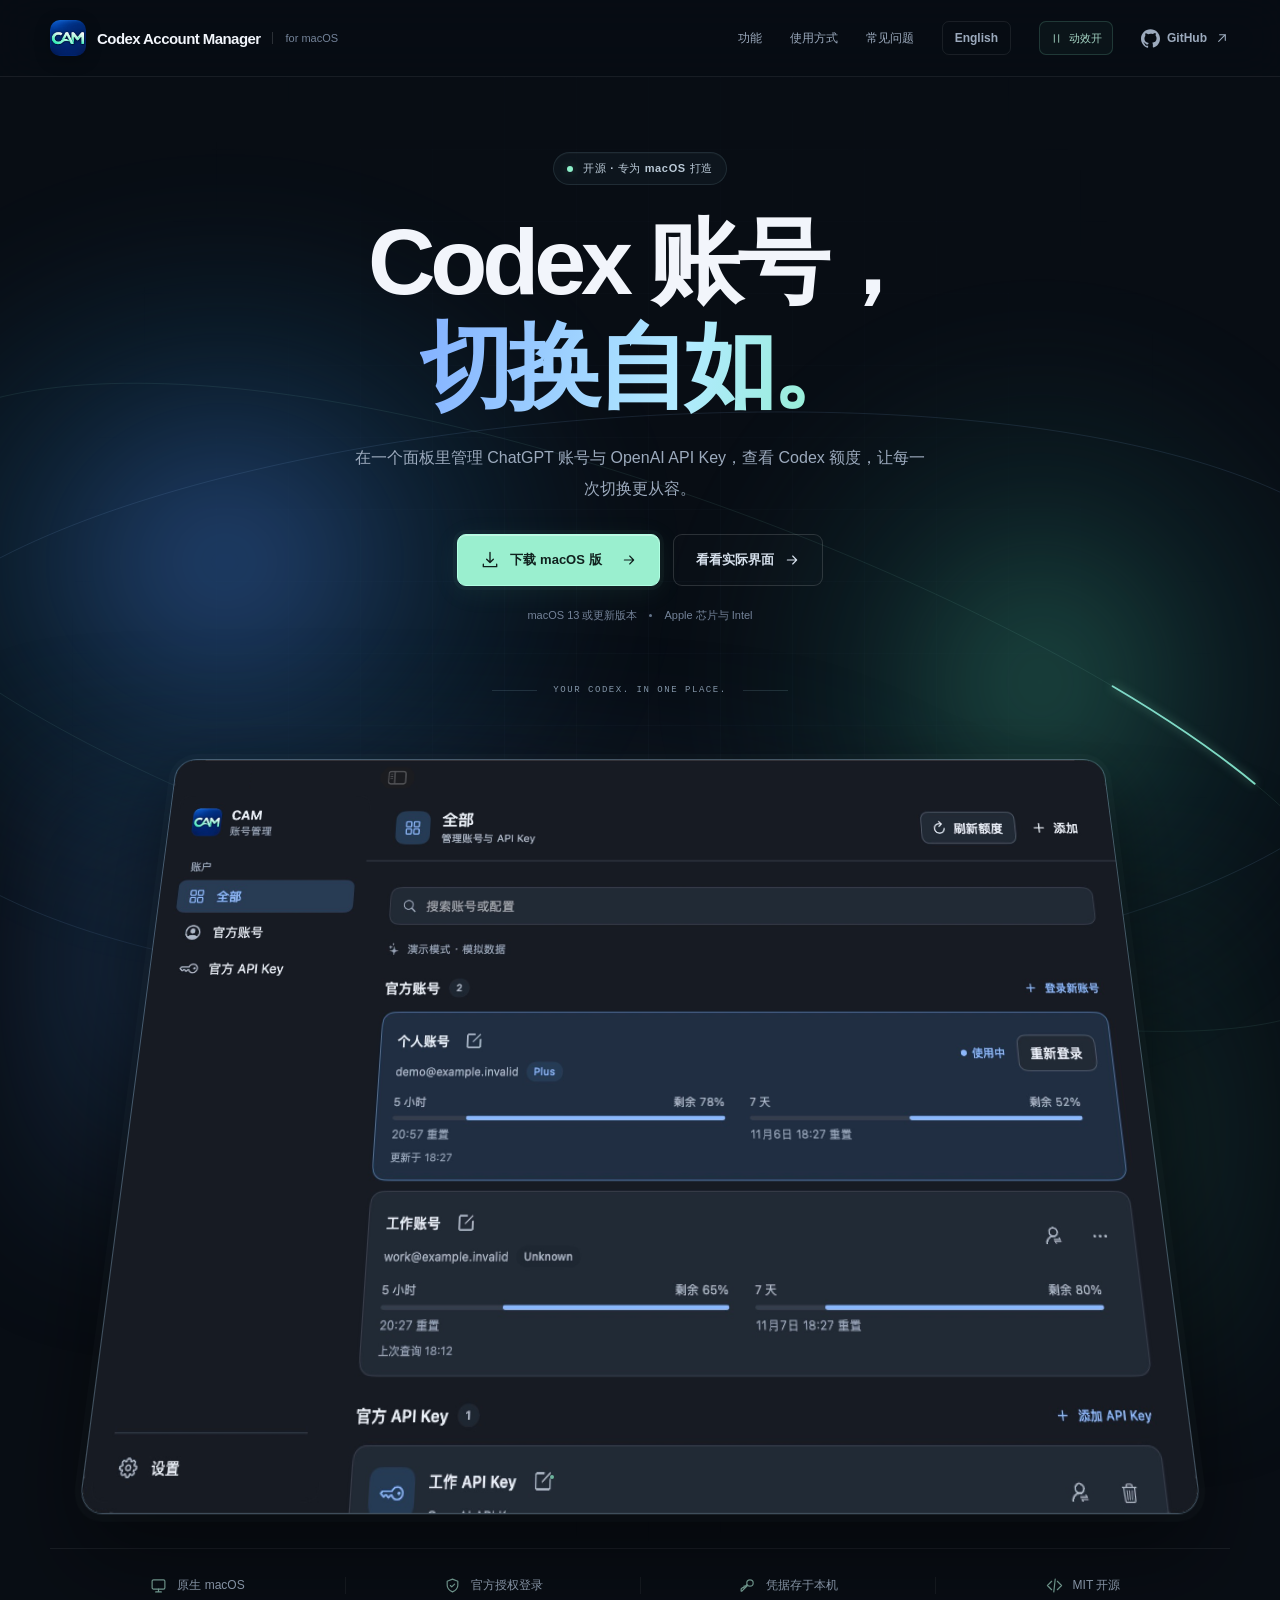
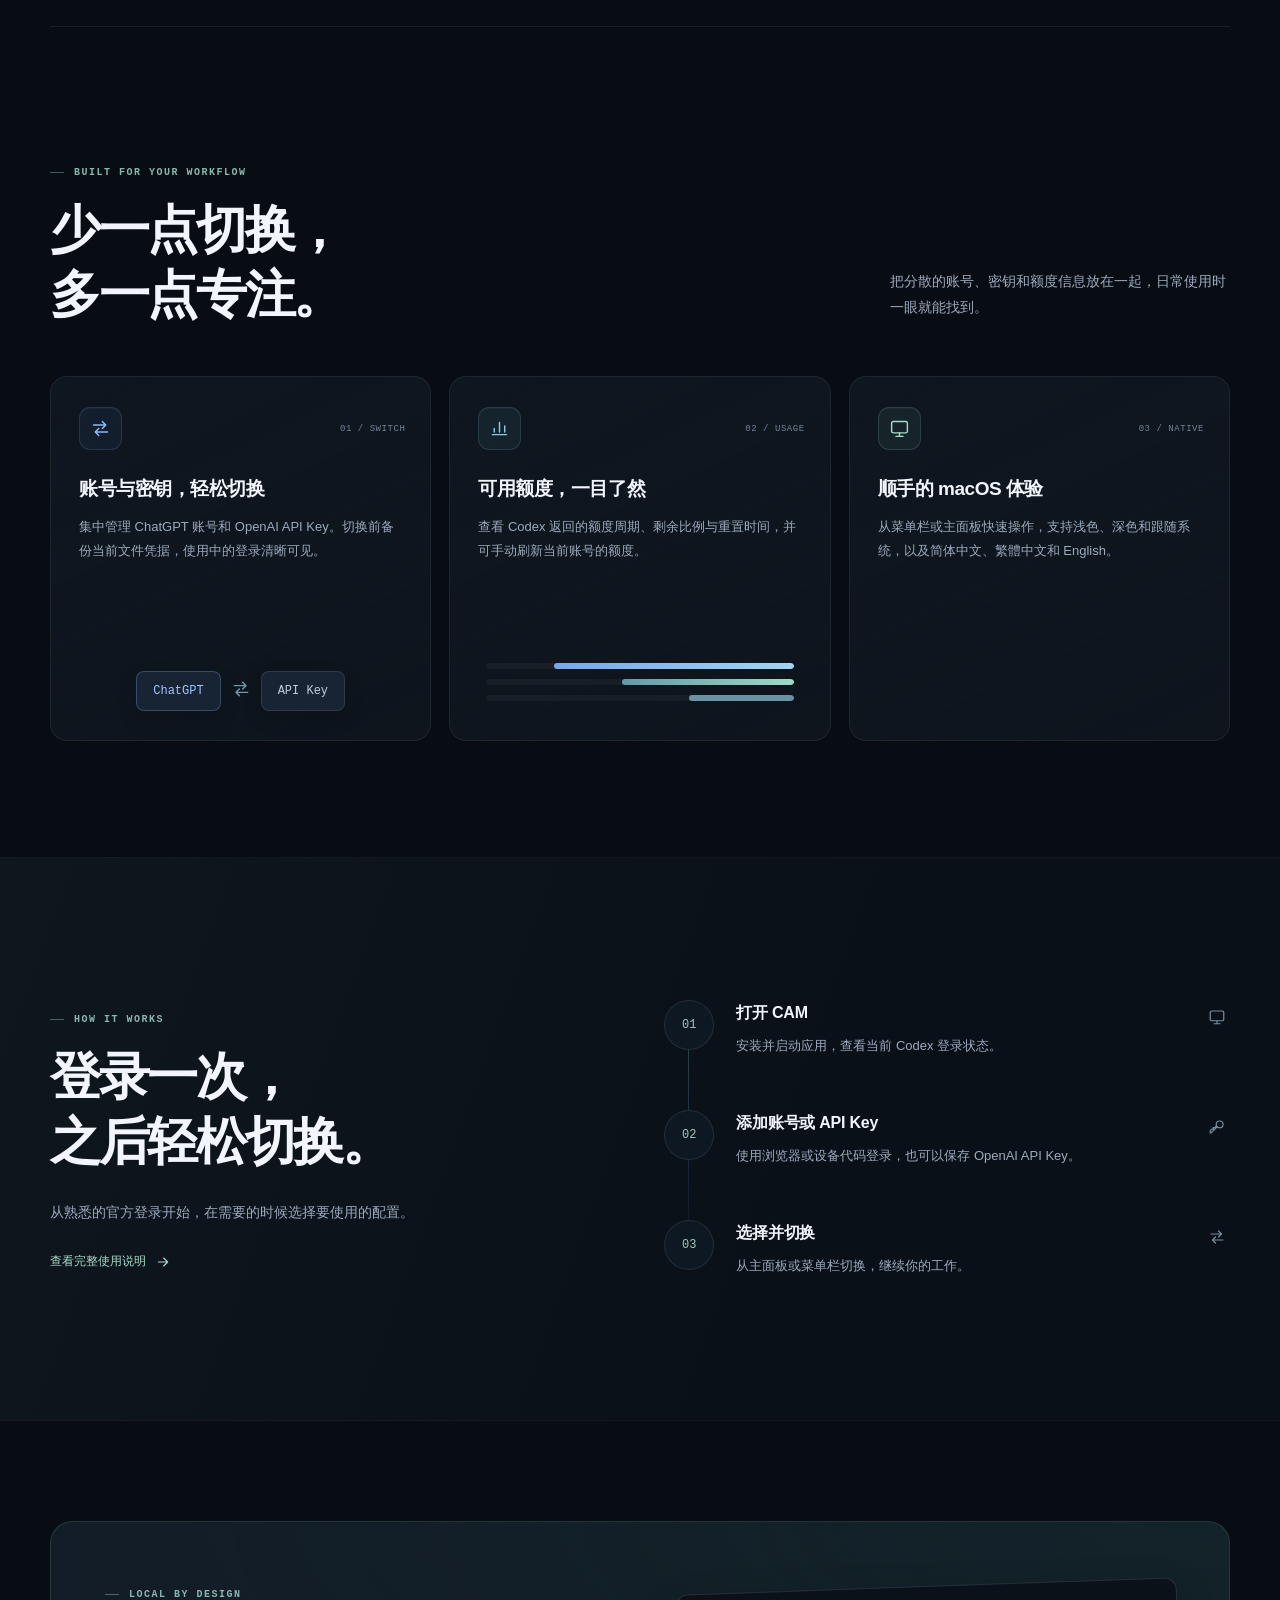
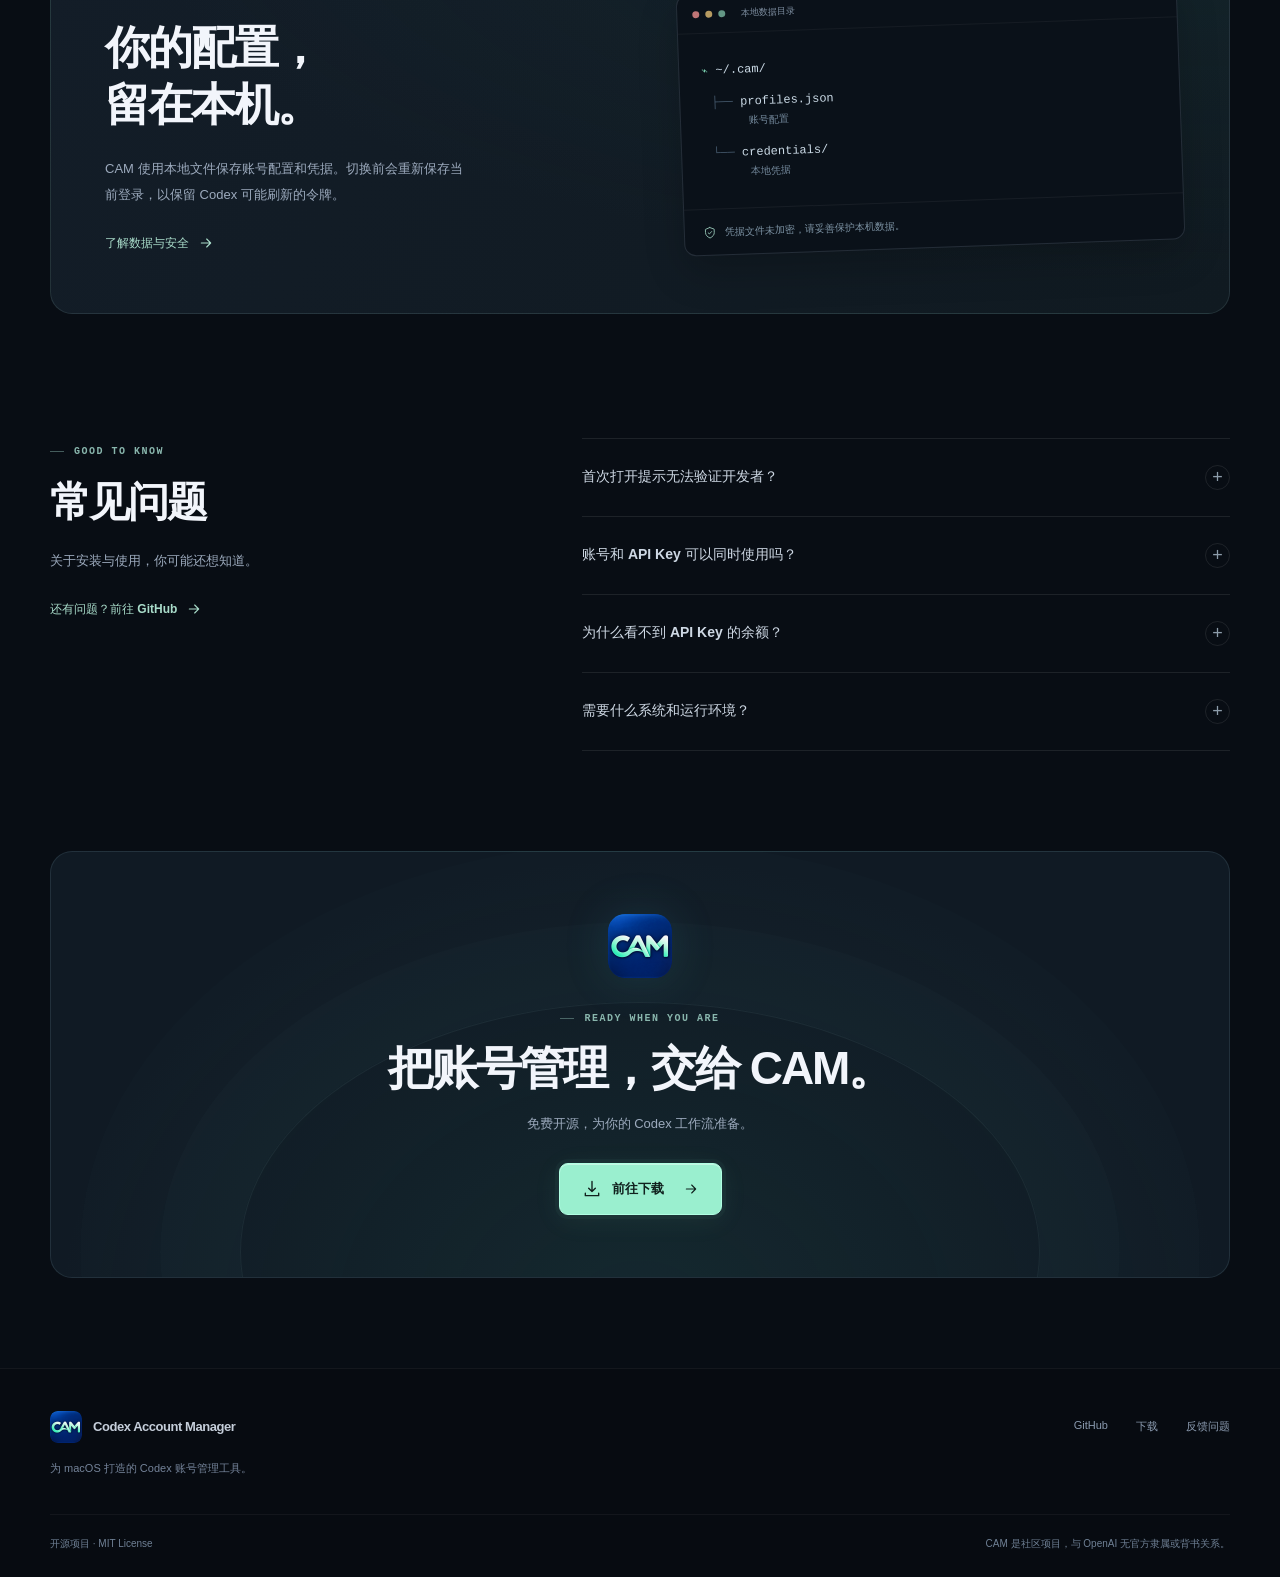
<file: docs/index.html>
<!doctype html>
<html lang="zh-CN">
<head>
  <meta charset="utf-8">
  <meta name="viewport" content="width=device-width, initial-scale=1">
  <meta name="theme-color" content="#080d14">
  <meta name="description" content="Codex Account Manager 是一款开源 macOS 应用，用于管理和切换 ChatGPT 账号与 OpenAI API Key，查看 Codex 额度。">
  <meta property="og:type" content="website">
  <meta property="og:title" content="Codex Account Manager — Codex 账号，切换自如">
  <meta property="og:description" content="在一个原生面板中管理 Codex 账号、API Key 和额度。免费开源，专为 macOS 打造。">
  <meta property="og:url" content="https://starrain.github.io/Codex-Account-Manager/">
  <meta property="og:image" content="https://starrain.github.io/Codex-Account-Manager/assets/cam-icon.png">
  <link rel="canonical" href="https://starrain.github.io/Codex-Account-Manager/">
  <link rel="alternate" hreflang="zh-Hans" href="https://starrain.github.io/Codex-Account-Manager/">
  <link rel="alternate" hreflang="en" href="https://starrain.github.io/Codex-Account-Manager/en/">
  <link rel="alternate" hreflang="x-default" href="https://starrain.github.io/Codex-Account-Manager/">
  <link rel="icon" type="image/png" href="./assets/cam-icon.png">
  <link rel="stylesheet" href="./styles.css?v=4">
  <script src="./main.js?v=4" defer></script>
  <title>Codex Account Manager — Codex 账号，切换自如</title>
</head>
<body id="top">
  <a class="skip-link" href="#main">跳至主要内容</a>
  <svg class="icon-sprite" xmlns="http://www.w3.org/2000/svg" aria-hidden="true">
    <symbol id="i-arrow" viewBox="0 0 24 24"><path d="M5 12h14M13 6l6 6-6 6"/></symbol>
    <symbol id="i-download" viewBox="0 0 24 24"><path d="M12 3v12m-4-4 4 4 4-4M4 17v3h16v-3"/></symbol>
    <symbol id="i-switch" viewBox="0 0 24 24"><path d="M4 8h14m-4-4 4 4-4 4M20 16H6m4-4-4 4 4 4"/></symbol>
    <symbol id="i-key" viewBox="0 0 24 24"><circle cx="15.5" cy="8.5" r="4.5"/><path d="m12.3 11.7-8.2 8.2H3v-3l2-2h2v-2h2l2-2"/></symbol>
    <symbol id="i-chart" viewBox="0 0 24 24"><path d="M4 19h16M6 16v-4m6 4V5m6 11v-7"/></symbol>
    <symbol id="i-shield" viewBox="0 0 24 24"><path d="M12 3 4.5 6v5.5c0 4.3 2.7 7.2 7.5 9.5 4.8-2.3 7.5-5.2 7.5-9.5V6L12 3Z"/><path d="m9 12 2 2 4-4"/></symbol>
    <symbol id="i-monitor" viewBox="0 0 24 24"><rect x="3" y="4" width="18" height="13" rx="2"/><path d="M8 21h8m-4-4v4"/></symbol>
    <symbol id="i-copy" viewBox="0 0 24 24"><rect x="8" y="8" width="12" height="12" rx="2"/><path d="M16 8V6a2 2 0 0 0-2-2H6a2 2 0 0 0-2 2v8a2 2 0 0 0 2 2h2"/></symbol>
    <symbol id="i-expand" viewBox="0 0 24 24"><path d="M8 3H3v5m13-5h5v5M3 16v5h5m13-5v5h-5M8 8 3 3m13 5 5-5M8 16l-5 5m13-5 5 5"/></symbol>
    <symbol id="i-pause" viewBox="0 0 24 24"><path d="M8 5v14M16 5v14"/></symbol>
    <symbol id="i-play" viewBox="0 0 24 24"><path d="m8 5 11 7-11 7V5Z"/></symbol>
    <symbol id="i-close" viewBox="0 0 24 24"><path d="m6 6 12 12M6 18 18 6"/></symbol>
    <symbol id="i-check" viewBox="0 0 24 24"><path d="m5 12 4 4L19 6"/></symbol>
    <symbol id="i-code" viewBox="0 0 24 24"><path d="m8 6-6 6 6 6m8-12 6 6-6 6m-3-15-2 18"/></symbol>
  </svg>

  <header class="site-header">
      <div class="container navigation">
        <a class="brand" href="#top" aria-label="Codex Account Manager 首页">
          <img src="./assets/cam-icon.png" width="36" height="36" alt="">
          <span class="brand-full">Codex Account Manager</span><span class="brand-short" aria-hidden="true">CAM</span>
          <small>for macOS</small>
        </a>
        <nav class="nav-links" aria-label="页面导航">
          <a href="#features">功能</a>
          <a href="#how-it-works">使用方式</a>
          <a href="#faq">常见问题</a>
        </nav>
        <a class="language-switch" href="./en/" hreflang="en" lang="en" aria-label="View in English">English</a>
        <button class="motion-toggle" type="button" hidden aria-pressed="true" aria-label="暂停动效" title="暂停动效"><svg class="icon small" aria-hidden="true"><use href="#i-pause"/></svg><span>动效开</span></button>
        <a class="nav-github" href="https://github.com/StarRain/Codex-Account-Manager" aria-label="在 GitHub 上查看项目">
          <svg viewBox="0 0 24 24" aria-hidden="true"><path fill="currentColor" d="M12 .297C5.37 .297 0 5.67 0 12.297c0 5.303 3.438 9.8 8.205 11.387.6.113.82-.258.82-.577 0-.285-.01-1.04-.015-2.04-3.338.726-4.042-1.61-4.042-1.61-.546-1.388-1.333-1.757-1.333-1.757-1.09-.745.083-.729.083-.729 1.205.084 1.838 1.237 1.838 1.237 1.07 1.834 2.807 1.304 3.492.997.108-.775.418-1.305.762-1.605-2.665-.3-5.467-1.332-5.467-5.93 0-1.31.467-2.38 1.236-3.22-.124-.303-.536-1.523.117-3.176 0 0 1.008-.322 3.3 1.23A11.48 11.48 0 0 1 12 5.88c1.02.005 2.045.138 3.003.405 2.29-1.552 3.297-1.23 3.297-1.23.654 1.653.242 2.873.12 3.176.77.84 1.235 1.91 1.235 3.22 0 4.61-2.807 5.625-5.48 5.92.43.372.823 1.102.823 2.222 0 1.606-.015 2.898-.015 3.293 0 .32.218.694.825.576C20.565 22.09 24 17.59 24 12.297 24 5.67 18.627.297 12 .297Z"/></svg>
          <span>GitHub</span>
          <svg class="icon small" aria-hidden="true"><use href="#i-arrow"/></svg>
        </a>
      </div>
    <div class="reading-progress" aria-hidden="true"><span></span></div>
  </header>

  <main id="main">
  <div class="hero-shell">
    <div class="hero-ambient" aria-hidden="true">
      <div class="aurora aurora-blue"></div><div class="aurora aurora-mint"></div>
      <div class="hero-grid"></div>
      <svg class="orbit-field" viewBox="-120 0 1680 1100" fill="none" aria-hidden="true">
        <defs>
          <linearGradient id="orbit-blue" x1="0" y1="200" x2="1440" y2="850" gradientUnits="userSpaceOnUse"><stop stop-color="#6ca4ff"/><stop offset=".5" stop-color="#b5e6ff"/><stop offset="1" stop-color="#71d3c1"/></linearGradient>
          <linearGradient id="orbit-mint" x1="1400" y1="300" x2="50" y2="900" gradientUnits="userSpaceOnUse"><stop stop-color="#80e3bd"/><stop offset="1" stop-color="#79a7f4"/></linearGradient>
          <path id="orbit-path-blue" pathLength="100" d="M-100 600C-100 250 1540 120 1540 540S-100 1020-100 600Z"/>
          <path id="orbit-path-mint" pathLength="100" d="M-80 330C180 40 1530 580 1480 850S-340 620-80 330Z"/>
        </defs>
        <use class="orbit-track" href="#orbit-path-blue"/>
        <use class="orbit-track orbit-track-mint" href="#orbit-path-mint"/>
        <use class="orbit-beam" href="#orbit-path-blue" stroke="url(#orbit-blue)"/>
        <use class="orbit-beam orbit-beam-mint" href="#orbit-path-mint" stroke="url(#orbit-mint)"/>
      </svg>
    </div>
      <section class="hero container" aria-labelledby="hero-title">
        <div class="hero-copy">
          <div class="eyebrow hero-eyebrow"><span class="status-dot"></span> 开源 · 专为 macOS 打造</div>
          <h1 id="hero-title"><span class="title-line"><span class="title-word">Codex 账号，</span></span><span class="title-line"><span class="title-word title-accent">切换自如。</span></span></h1>
          <p class="hero-description">在一个面板里管理 ChatGPT 账号与 OpenAI API Key，查看 Codex 额度，让每一次切换更从容。</p>
          <div class="hero-actions">
            <a class="button button-primary" href="https://github.com/StarRain/Codex-Account-Manager/releases/latest">
              <svg class="icon" aria-hidden="true"><use href="#i-download"/></svg>
              <span>下载 macOS 版</span>
              <svg class="icon button-arrow" aria-hidden="true"><use href="#i-arrow"/></svg>
            </a>
            <a class="button button-ghost" href="#preview">看看实际界面 <svg class="icon small" aria-hidden="true"><use href="#i-arrow"/></svg></a>
          </div>
          <p class="hero-meta"><span>macOS 13 或更新版本</span><span class="meta-divider"></span><span>Apple 芯片与 Intel</span></p>
        </div>

        <figure class="product-figure" id="preview">
          <div class="product-halo" aria-hidden="true"></div>
          <div class="preview-label"><span></span> YOUR CODEX. IN ONE PLACE. <span></span></div>
          <div class="product-stage">
          <a class="screenshot-trigger" href="./assets/cam-screenshot-zh.png" data-preview-open aria-haspopup="dialog" aria-label="放大查看">
            <img class="product-screenshot" src="./assets/cam-screenshot-zh.png" width="1960" height="1400" fetchpriority="high" decoding="async" alt="CAM 主面板截图，显示演示账号及其额度">
            <span class="preview-hint"><svg class="icon small" aria-hidden="true"><use href="#i-expand"/></svg>放大查看</span>
          </a>
          </div>
          <figcaption><span class="status-dot"></span>真实应用截图 · 账号与额度为演示数据</figcaption>
        </figure>
      </section>
    <ul class="capability-strip container"><li><svg class="icon" aria-hidden="true"><use href="#i-monitor"/></svg>原生 macOS</li><li><svg class="icon" aria-hidden="true"><use href="#i-shield"/></svg>官方授权登录</li><li><svg class="icon" aria-hidden="true"><use href="#i-key"/></svg>凭据存于本机</li><li><svg class="icon" aria-hidden="true"><use href="#i-code"/></svg>MIT 开源</li></ul>
  </div>

  <section class="features section" id="features" aria-labelledby="features-title">
    <div class="container">
      <div class="section-intro feature-intro" data-reveal><div><span class="section-kicker">BUILT FOR YOUR WORKFLOW</span><h2 id="features-title">少一点切换，<br>多一点专注。</h2></div><p>把分散的账号、密钥和额度信息放在一起，日常使用时一眼就能找到。</p></div>
      <div class="feature-grid">
        <article class="feature-item" data-reveal data-spotlight data-motion-scene><div class="feature-icon blue"><svg class="icon" aria-hidden="true"><use href="#i-switch"/></svg></div><span class="feature-number">01 / SWITCH</span><h3>账号与密钥，轻松切换</h3><p>集中管理 ChatGPT 账号和 OpenAI API Key。切换前备份当前文件凭据，使用中的登录清晰可见。</p><div class="feature-art switch-art" aria-hidden="true"><span class="switch-token">ChatGPT</span><span class="switch-connection"><i class="switch-signal"></i><svg class="icon" aria-hidden="true"><use href="#i-switch"/></svg></span><span class="switch-token">API Key</span></div></article>
        <article class="feature-item" data-reveal data-spotlight data-motion-scene><div class="feature-icon cyan"><svg class="icon" aria-hidden="true"><use href="#i-chart"/></svg></div><span class="feature-number">02 / USAGE</span><h3>可用额度，一目了然</h3><p>查看 Codex 返回的额度周期、剩余比例与重置时间，并可手动刷新当前账号的额度。</p><div class="feature-art usage-art" aria-hidden="true"><span><i></i></span><span><i></i></span><span><i></i></span></div></article>
        <article class="feature-item" data-reveal data-spotlight data-motion-scene><div class="feature-icon mint"><svg class="icon" aria-hidden="true"><use href="#i-monitor"/></svg></div><span class="feature-number">03 / NATIVE</span><h3>顺手的 macOS 体验</h3><p>从菜单栏或主面板快速操作，支持浅色、深色和跟随系统，以及简体中文、繁體中文和 English。</p><div class="feature-art keyboard-art" aria-hidden="true"><span class="keycap command-key">⌘</span><span class="keycap">1</span><span class="keycap">2</span><span class="keycap">3</span></div></article>
      </div>
    </div>
  </section>

  <section class="workflow section" id="how-it-works" aria-labelledby="workflow-title">
    <div class="container workflow-layout">
      <div class="workflow-copy" data-reveal><span class="section-kicker">HOW IT WORKS</span><h2 id="workflow-title">登录一次，<br>之后轻松切换。</h2><p>从熟悉的官方登录开始，在需要的时候选择要使用的配置。</p><a class="text-link" href="https://github.com/StarRain/Codex-Account-Manager#使用">查看完整使用说明 <svg class="icon small" aria-hidden="true"><use href="#i-arrow"/></svg></a></div>
      <div class="steps" data-motion-scene>
        <article class="step" data-reveal><span class="step-number">01</span><div><h3>打开 CAM</h3><p>安装并启动应用，查看当前 Codex 登录状态。</p></div><svg class="icon step-icon" aria-hidden="true"><use href="#i-monitor"/></svg></article>
        <article class="step" data-reveal><span class="step-number">02</span><div><h3>添加账号或 API Key</h3><p>使用浏览器或设备代码登录，也可以保存 OpenAI API Key。</p></div><svg class="icon step-icon" aria-hidden="true"><use href="#i-key"/></svg></article>
        <article class="step" data-reveal><span class="step-number">03</span><div><h3>选择并切换</h3><p>从主面板或菜单栏切换，继续你的工作。</p></div><svg class="icon step-icon" aria-hidden="true"><use href="#i-switch"/></svg></article>
      </div>
    </div>
  </section>

  <section class="local-section section" aria-labelledby="local-title">
    <div class="container local-card" data-reveal>
      <div class="local-copy"><span class="section-kicker light-kicker">LOCAL BY DESIGN</span><h2 id="local-title">你的配置，<br>留在本机。</h2><p>CAM 使用本地文件保存账号配置和凭据。切换前会重新保存当前登录，以保留 Codex 可能刷新的令牌。</p><a class="local-link" href="https://github.com/StarRain/Codex-Account-Manager#数据与安全">了解数据与安全 <svg class="icon small" aria-hidden="true"><use href="#i-arrow"/></svg></a></div>
      <div class="local-visual"><div class="file-window"><div class="file-window-top"><span></span><span></span><span></span><small>本地数据目录</small></div><div class="file-tree"><div><span class="folder-icon">⌁</span> ~/.cam/</div><div class="tree-child"><span>├──</span> profiles.json <em>账号配置</em></div><div class="tree-child"><span>└──</span> credentials/ <em>本地凭据</em></div></div><p><svg class="icon" aria-hidden="true"><use href="#i-shield"/></svg> 凭据文件未加密，请妥善保护本机数据。</p></div></div>
    </div>
  </section>

  <section class="faq section" id="faq" aria-labelledby="faq-title">
    <div class="container faq-layout">
      <div><span class="section-kicker">GOOD TO KNOW</span><h2 id="faq-title">常见问题</h2><p class="faq-intro">关于安装与使用，你可能还想知道。</p><a class="text-link" href="https://github.com/StarRain/Codex-Account-Manager/issues">还有问题？前往 GitHub <svg class="icon small" aria-hidden="true"><use href="#i-arrow"/></svg></a></div>
      <div class="faq-list">
        <details><summary>首次打开提示无法验证开发者？<span aria-hidden="true">+</span></summary><div class="faq-answer"><p>发行包使用临时签名，尚未经过 Apple 开发者签名或公证。确认安装包来源可信后，先尝试打开应用，再到“系统设置 → 隐私与安全性”中选择“仍要打开”。</p><p>也可以在将 CAM 拖入“应用程序”后，在终端运行：</p><div class="code-block"><code id="install-command">xattr -dr com.apple.quarantine "/Applications/Codex Account Manager.app"</code><button class="copy-button" type="button" data-copy-target="install-command" aria-label="复制终端命令"><svg class="icon" aria-hidden="true"><use href="#i-copy"/></svg><span>复制</span></button></div><span class="copy-status" role="status" aria-live="polite"></span><p>该命令会移除应用的下载隔离标记，跳过相应的首次来源检查；它不会为应用补上签名或公证。<a href="https://support.apple.com/zh-cn/102445">查看 Apple 说明</a></p></div></details>
        <details><summary>账号和 API Key 可以同时使用吗？<span aria-hidden="true">+</span></summary><div class="faq-answer"><p>CAM 可以保存多种配置，但 Codex 在同一时刻使用其中一种登录方式。切换前 CAM 会备份当前文件凭据；请先结束其他 Codex CLI 会话。</p></div></details>
        <details><summary>为什么看不到 API Key 的余额？<span aria-hidden="true">+</span></summary><div class="faq-answer"><p>API Key 的计费与 ChatGPT 额度分开。CAM 显示 Codex 返回的账号额度，不显示 API Key 余额。</p></div></details>
        <details><summary>需要什么系统和运行环境？<span aria-hidden="true">+</span></summary><div class="faq-answer"><p>需要 macOS 13 或更高版本，以及已安装的 Codex CLI。发行包支持 Apple 芯片与 Intel Mac。</p></div></details>
      </div>
    </div>
  </section>

  <section class="final-section" aria-labelledby="download-title"><div class="container final-card" data-reveal data-motion-scene><img class="final-icon" src="./assets/cam-icon.png" width="64" height="64" loading="lazy" alt=""><div><span class="section-kicker light-kicker">READY WHEN YOU ARE</span><h2 id="download-title">把账号管理，交给 CAM。</h2><p>免费开源，为你的 Codex 工作流准备。</p></div><a class="button button-primary" href="https://github.com/StarRain/Codex-Account-Manager/releases/latest"><svg class="icon" aria-hidden="true"><use href="#i-download"/></svg>前往下载 <svg class="icon button-arrow" aria-hidden="true"><use href="#i-arrow"/></svg></a></div></section>

  </main>
  <footer class="site-footer"><div class="container footer-main"><div><a class="footer-brand" href="#top"><img src="./assets/cam-icon.png" width="32" height="32" alt=""><span>Codex Account Manager</span></a><p>为 macOS 打造的 Codex 账号管理工具。</p></div><div class="footer-links"><a href="https://github.com/StarRain/Codex-Account-Manager">GitHub</a><a href="https://github.com/StarRain/Codex-Account-Manager/releases/latest">下载</a><a href="https://github.com/StarRain/Codex-Account-Manager/issues">反馈问题</a></div></div><div class="container footer-bottom"><span>开源项目 · MIT License</span><span>CAM 是社区项目，与 OpenAI 无官方隶属或背书关系。</span></div></footer>

  <dialog class="preview-dialog" aria-labelledby="preview-title">
    <div class="preview-dialog-bar"><p id="preview-title">近距离看看 CAM</p><button class="preview-close" type="button" aria-label="关闭预览" autofocus><svg class="icon" aria-hidden="true"><use href="#i-close"/></svg></button></div>
    <img src="./assets/cam-screenshot-zh.png" width="1960" height="1400" loading="lazy" alt="CAM 主面板截图，显示演示账号及其额度">
    <p class="preview-dialog-caption">真实应用截图 · 账号与额度为演示数据</p>
  </dialog>
</body>
</html>
</file>
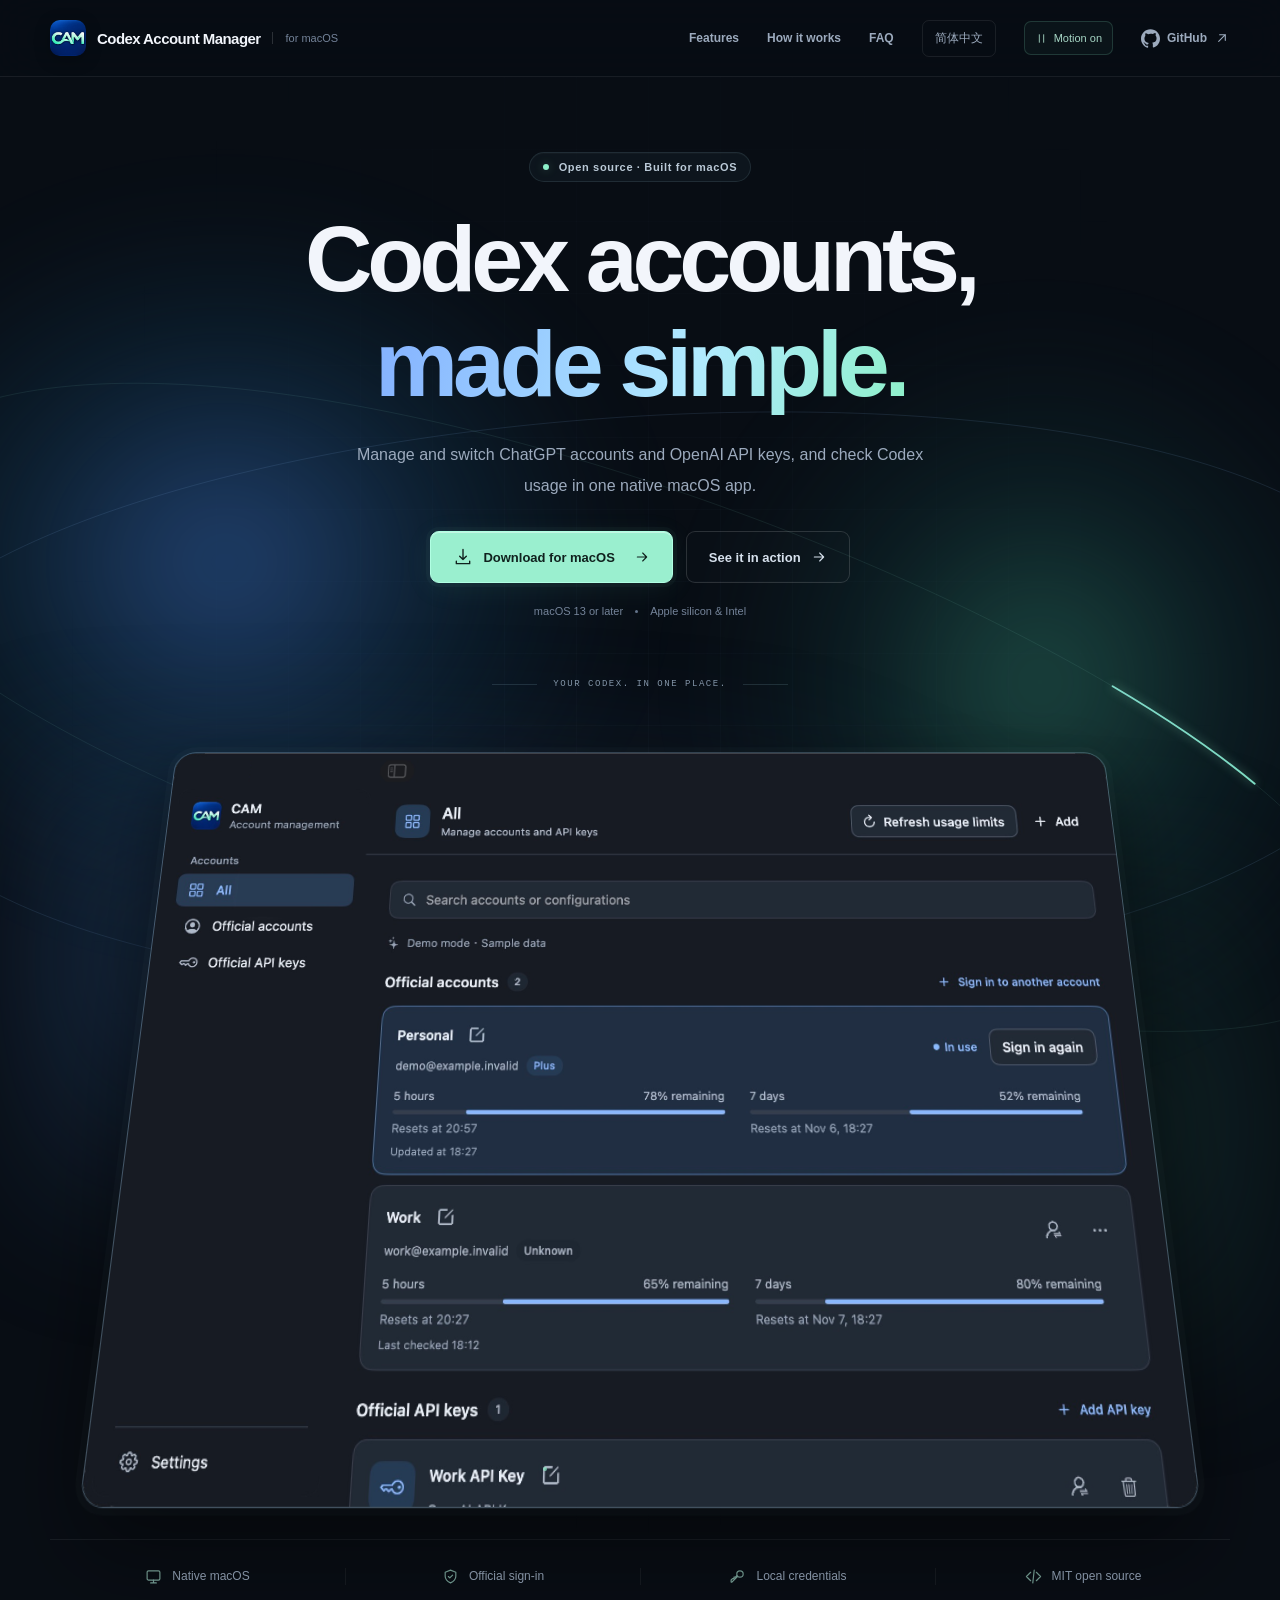
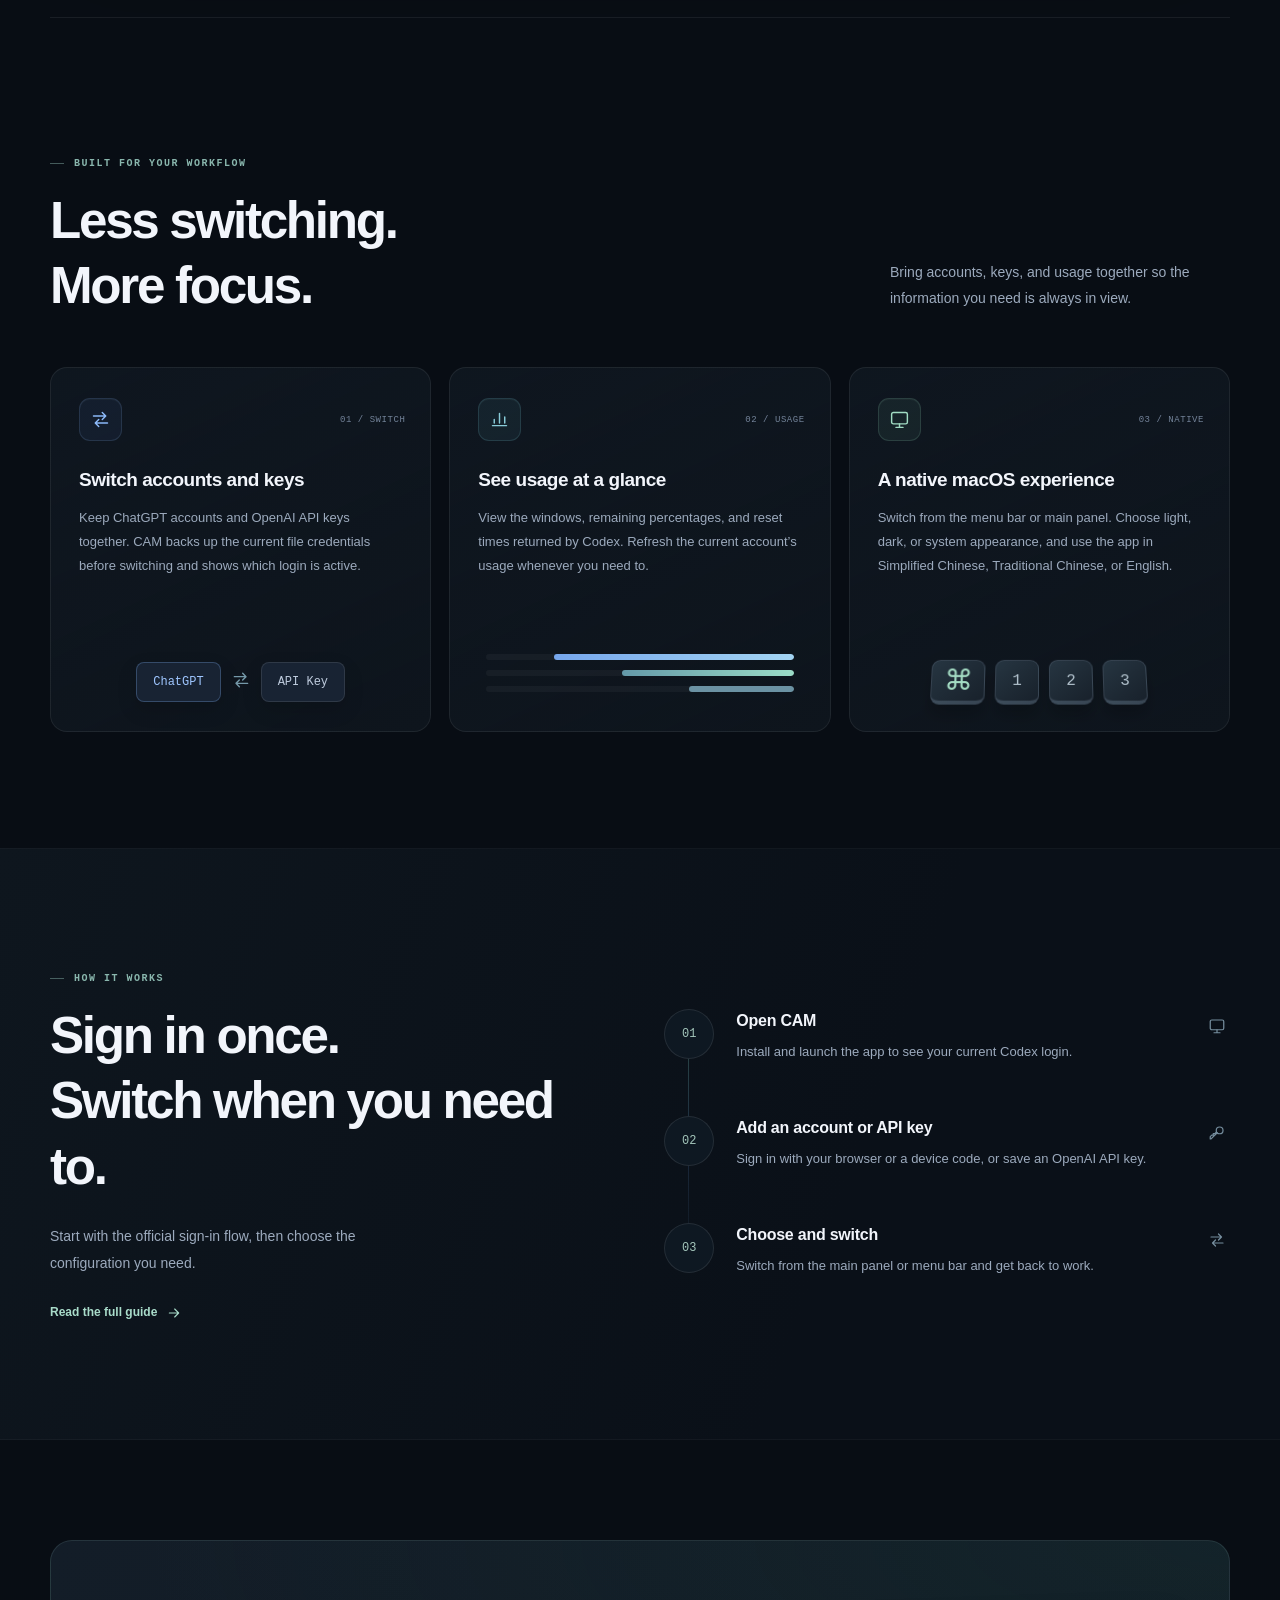
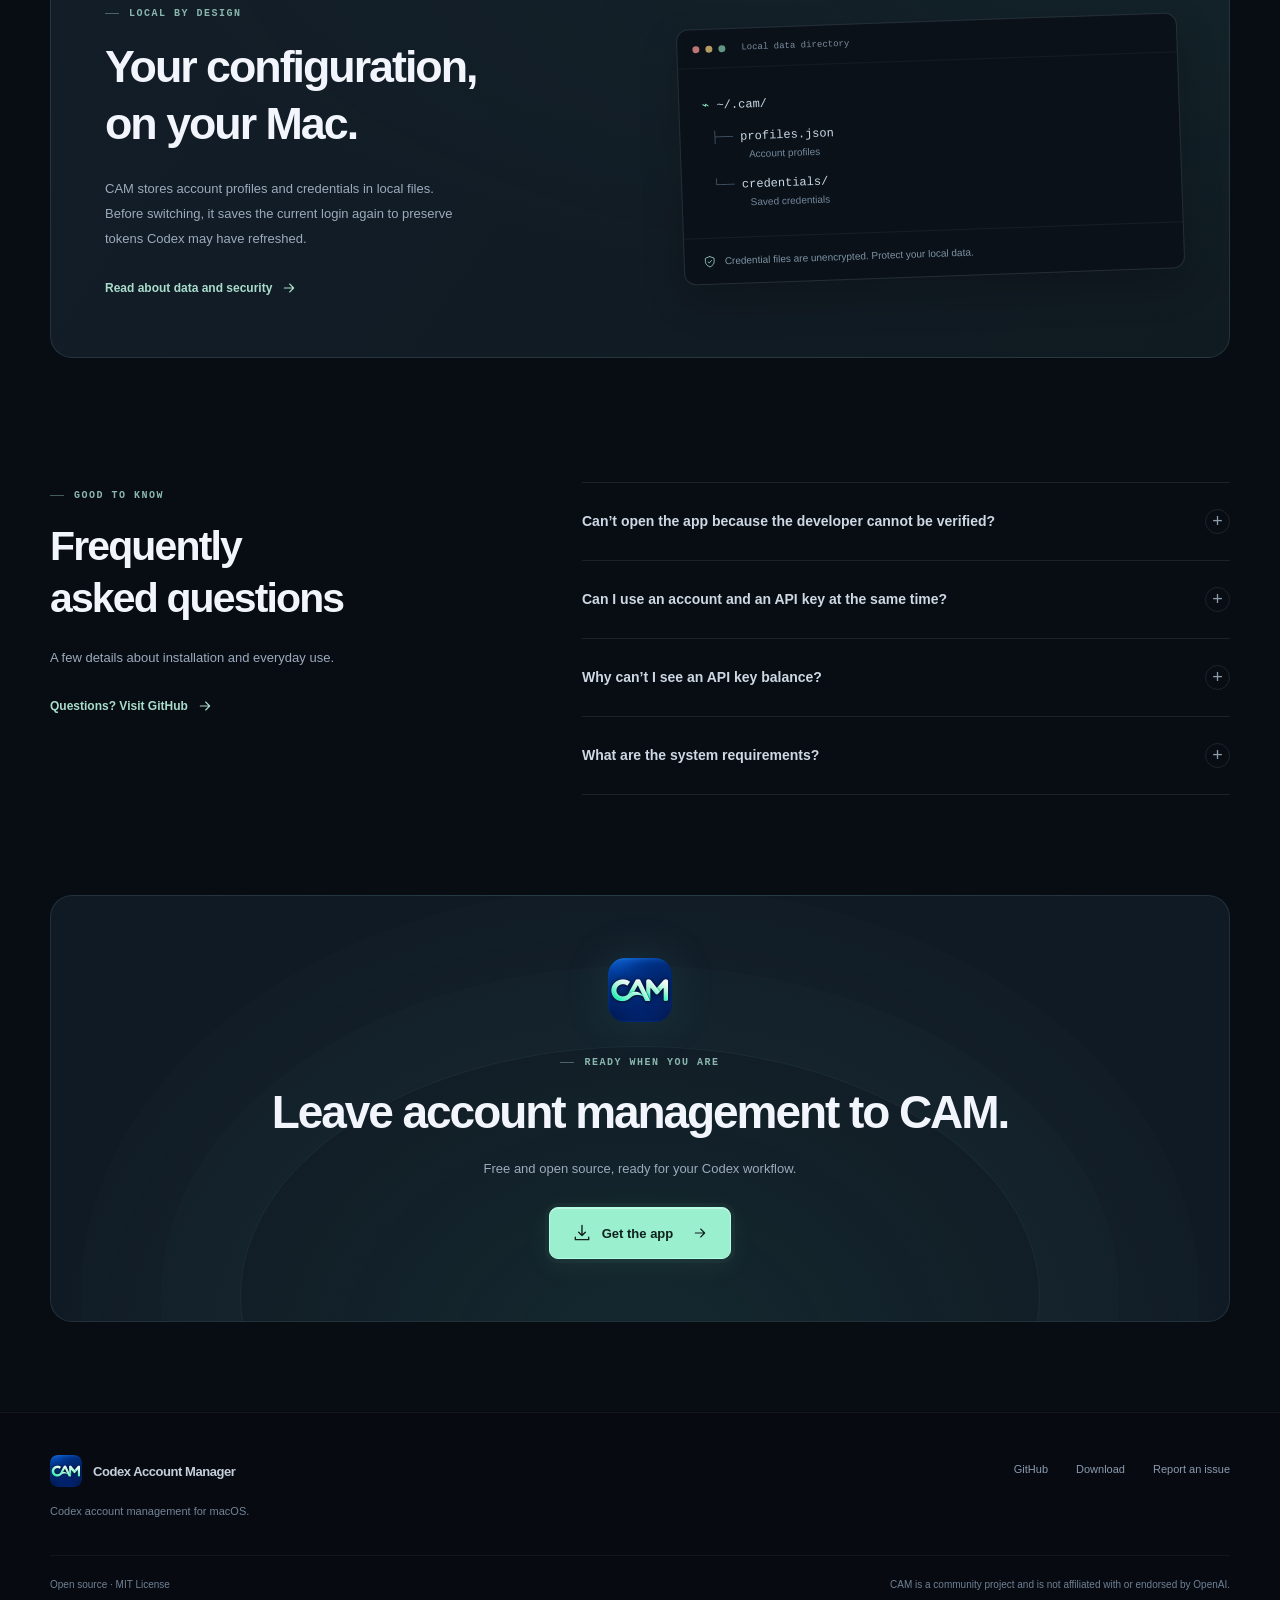
<file: docs/en/index.html>
<!doctype html>
<html lang="en">
<head>
  <meta charset="utf-8">
  <meta name="viewport" content="width=device-width, initial-scale=1">
  <meta name="theme-color" content="#080d14">
  <meta name="description" content="Codex Account Manager is an open-source macOS app for managing ChatGPT accounts, OpenAI API keys, and Codex usage limits.">
  <meta property="og:type" content="website">
  <meta property="og:title" content="Codex Account Manager — Codex accounts, made simple">
  <meta property="og:description" content="Manage Codex accounts, API keys, and usage in one native macOS app. Free and open source.">
  <meta property="og:url" content="https://starrain.github.io/Codex-Account-Manager/en/">
  <meta property="og:image" content="https://starrain.github.io/Codex-Account-Manager/assets/cam-icon.png">
  <link rel="canonical" href="https://starrain.github.io/Codex-Account-Manager/en/">
  <link rel="alternate" hreflang="zh-Hans" href="https://starrain.github.io/Codex-Account-Manager/">
  <link rel="alternate" hreflang="en" href="https://starrain.github.io/Codex-Account-Manager/en/">
  <link rel="alternate" hreflang="x-default" href="https://starrain.github.io/Codex-Account-Manager/">
  <link rel="icon" type="image/png" href="../assets/cam-icon.png">
  <link rel="stylesheet" href="../styles.css?v=4">
  <script src="../main.js?v=4" defer></script>
  <title>Codex Account Manager — Codex accounts, made simple</title>
</head>
<body id="top">
  <a class="skip-link" href="#main">Skip to main content</a>
  <svg class="icon-sprite" xmlns="http://www.w3.org/2000/svg" aria-hidden="true">
    <symbol id="i-arrow" viewBox="0 0 24 24"><path d="M5 12h14M13 6l6 6-6 6"/></symbol>
    <symbol id="i-download" viewBox="0 0 24 24"><path d="M12 3v12m-4-4 4 4 4-4M4 17v3h16v-3"/></symbol>
    <symbol id="i-switch" viewBox="0 0 24 24"><path d="M4 8h14m-4-4 4 4-4 4M20 16H6m4-4-4 4 4 4"/></symbol>
    <symbol id="i-key" viewBox="0 0 24 24"><circle cx="15.5" cy="8.5" r="4.5"/><path d="m12.3 11.7-8.2 8.2H3v-3l2-2h2v-2h2l2-2"/></symbol>
    <symbol id="i-chart" viewBox="0 0 24 24"><path d="M4 19h16M6 16v-4m6 4V5m6 11v-7"/></symbol>
    <symbol id="i-shield" viewBox="0 0 24 24"><path d="M12 3 4.5 6v5.5c0 4.3 2.7 7.2 7.5 9.5 4.8-2.3 7.5-5.2 7.5-9.5V6L12 3Z"/><path d="m9 12 2 2 4-4"/></symbol>
    <symbol id="i-monitor" viewBox="0 0 24 24"><rect x="3" y="4" width="18" height="13" rx="2"/><path d="M8 21h8m-4-4v4"/></symbol>
    <symbol id="i-copy" viewBox="0 0 24 24"><rect x="8" y="8" width="12" height="12" rx="2"/><path d="M16 8V6a2 2 0 0 0-2-2H6a2 2 0 0 0-2 2v8a2 2 0 0 0 2 2h2"/></symbol>
    <symbol id="i-expand" viewBox="0 0 24 24"><path d="M8 3H3v5m13-5h5v5M3 16v5h5m13-5v5h-5M8 8 3 3m13 5 5-5M8 16l-5 5m13-5 5 5"/></symbol>
    <symbol id="i-pause" viewBox="0 0 24 24"><path d="M8 5v14M16 5v14"/></symbol>
    <symbol id="i-play" viewBox="0 0 24 24"><path d="m8 5 11 7-11 7V5Z"/></symbol>
    <symbol id="i-close" viewBox="0 0 24 24"><path d="m6 6 12 12M6 18 18 6"/></symbol>
    <symbol id="i-check" viewBox="0 0 24 24"><path d="m5 12 4 4L19 6"/></symbol>
    <symbol id="i-code" viewBox="0 0 24 24"><path d="m8 6-6 6 6 6m8-12 6 6-6 6m-3-15-2 18"/></symbol>
  </svg>

  <header class="site-header">
      <div class="container navigation">
        <a class="brand" href="#top" aria-label="Codex Account Manager home">
          <img src="../assets/cam-icon.png" width="36" height="36" alt="">
          <span class="brand-full">Codex Account Manager</span><span class="brand-short" aria-hidden="true">CAM</span>
          <small>for macOS</small>
        </a>
        <nav class="nav-links" aria-label="Page navigation">
          <a href="#features">Features</a>
          <a href="#how-it-works">How it works</a>
          <a href="#faq">FAQ</a>
        </nav>
        <a class="language-switch" href="../" hreflang="zh-Hans" lang="zh-Hans" aria-label="查看简体中文版">简体中文</a>
        <button class="motion-toggle" type="button" hidden aria-pressed="true" aria-label="Pause animations" title="Pause animations"><svg class="icon small" aria-hidden="true"><use href="#i-pause"/></svg><span>Motion on</span></button>
        <a class="nav-github" href="https://github.com/StarRain/Codex-Account-Manager" aria-label="View the project on GitHub">
          <svg viewBox="0 0 24 24" aria-hidden="true"><path fill="currentColor" d="M12 .297C5.37 .297 0 5.67 0 12.297c0 5.303 3.438 9.8 8.205 11.387.6.113.82-.258.82-.577 0-.285-.01-1.04-.015-2.04-3.338.726-4.042-1.61-4.042-1.61-.546-1.388-1.333-1.757-1.333-1.757-1.09-.745.083-.729.083-.729 1.205.084 1.838 1.237 1.838 1.237 1.07 1.834 2.807 1.304 3.492.997.108-.775.418-1.305.762-1.605-2.665-.3-5.467-1.332-5.467-5.93 0-1.31.467-2.38 1.236-3.22-.124-.303-.536-1.523.117-3.176 0 0 1.008-.322 3.3 1.23A11.48 11.48 0 0 1 12 5.88c1.02.005 2.045.138 3.003.405 2.29-1.552 3.297-1.23 3.297-1.23.654 1.653.242 2.873.12 3.176.77.84 1.235 1.91 1.235 3.22 0 4.61-2.807 5.625-5.48 5.92.43.372.823 1.102.823 2.222 0 1.606-.015 2.898-.015 3.293 0 .32.218.694.825.576C20.565 22.09 24 17.59 24 12.297 24 5.67 18.627.297 12 .297Z"/></svg>
          <span>GitHub</span>
          <svg class="icon small" aria-hidden="true"><use href="#i-arrow"/></svg>
        </a>
      </div>
    <div class="reading-progress" aria-hidden="true"><span></span></div>
  </header>

  <main id="main">
  <div class="hero-shell">
    <div class="hero-ambient" aria-hidden="true">
      <div class="aurora aurora-blue"></div><div class="aurora aurora-mint"></div>
      <div class="hero-grid"></div>
      <svg class="orbit-field" viewBox="-120 0 1680 1100" fill="none" aria-hidden="true">
        <defs>
          <linearGradient id="orbit-blue" x1="0" y1="200" x2="1440" y2="850" gradientUnits="userSpaceOnUse"><stop stop-color="#6ca4ff"/><stop offset=".5" stop-color="#b5e6ff"/><stop offset="1" stop-color="#71d3c1"/></linearGradient>
          <linearGradient id="orbit-mint" x1="1400" y1="300" x2="50" y2="900" gradientUnits="userSpaceOnUse"><stop stop-color="#80e3bd"/><stop offset="1" stop-color="#79a7f4"/></linearGradient>
          <path id="orbit-path-blue" pathLength="100" d="M-100 600C-100 250 1540 120 1540 540S-100 1020-100 600Z"/>
          <path id="orbit-path-mint" pathLength="100" d="M-80 330C180 40 1530 580 1480 850S-340 620-80 330Z"/>
        </defs>
        <use class="orbit-track" href="#orbit-path-blue"/>
        <use class="orbit-track orbit-track-mint" href="#orbit-path-mint"/>
        <use class="orbit-beam" href="#orbit-path-blue" stroke="url(#orbit-blue)"/>
        <use class="orbit-beam orbit-beam-mint" href="#orbit-path-mint" stroke="url(#orbit-mint)"/>
      </svg>
    </div>
      <section class="hero container" aria-labelledby="hero-title">
        <div class="hero-copy">
          <div class="eyebrow hero-eyebrow"><span class="status-dot"></span> Open source · Built for macOS</div>
          <h1 id="hero-title"><span class="title-line"><span class="title-word">Codex accounts,</span></span><span class="title-line"><span class="title-word title-accent">made simple.</span></span></h1>
          <p class="hero-description">Manage and switch ChatGPT accounts and OpenAI API keys, and check Codex usage in one native macOS app.</p>
          <div class="hero-actions">
            <a class="button button-primary" href="https://github.com/StarRain/Codex-Account-Manager/releases/latest">
              <svg class="icon" aria-hidden="true"><use href="#i-download"/></svg>
              <span>Download for macOS</span>
              <svg class="icon button-arrow" aria-hidden="true"><use href="#i-arrow"/></svg>
            </a>
            <a class="button button-ghost" href="#preview">See it in action <svg class="icon small" aria-hidden="true"><use href="#i-arrow"/></svg></a>
          </div>
          <p class="hero-meta"><span>macOS 13 or later</span><span class="meta-divider"></span><span>Apple silicon &amp; Intel</span></p>
        </div>

        <figure class="product-figure" id="preview">
          <div class="product-halo" aria-hidden="true"></div>
          <div class="preview-label"><span></span> YOUR CODEX. IN ONE PLACE. <span></span></div>
          <div class="product-stage">
          <a class="screenshot-trigger" href="../assets/cam-screenshot-en.png" data-preview-open aria-haspopup="dialog" aria-label="Expand screenshot">
            <img class="product-screenshot" src="../assets/cam-screenshot-en.png" width="1960" height="1400" fetchpriority="high" decoding="async" alt="CAM main panel showing sample accounts and their usage limits">
            <span class="preview-hint"><svg class="icon small" aria-hidden="true"><use href="#i-expand"/></svg>Expand screenshot</span>
          </a>
          </div>
          <figcaption><span class="status-dot"></span>Actual app. Sample accounts and usage.</figcaption>
        </figure>
      </section>
    <ul class="capability-strip container"><li><svg class="icon" aria-hidden="true"><use href="#i-monitor"/></svg>Native macOS</li><li><svg class="icon" aria-hidden="true"><use href="#i-shield"/></svg>Official sign-in</li><li><svg class="icon" aria-hidden="true"><use href="#i-key"/></svg>Local credentials</li><li><svg class="icon" aria-hidden="true"><use href="#i-code"/></svg>MIT open source</li></ul>
  </div>

  <section class="features section" id="features" aria-labelledby="features-title">
    <div class="container">
      <div class="section-intro feature-intro" data-reveal><div><span class="section-kicker">BUILT FOR YOUR WORKFLOW</span><h2 id="features-title">Less switching.<br>More focus.</h2></div><p>Bring accounts, keys, and usage together so the information you need is always in view.</p></div>
      <div class="feature-grid">
        <article class="feature-item" data-reveal data-spotlight data-motion-scene><div class="feature-icon blue"><svg class="icon" aria-hidden="true"><use href="#i-switch"/></svg></div><span class="feature-number">01 / SWITCH</span><h3>Switch accounts and keys</h3><p>Keep ChatGPT accounts and OpenAI API keys together. CAM backs up the current file credentials before switching and shows which login is active.</p><div class="feature-art switch-art" aria-hidden="true"><span class="switch-token">ChatGPT</span><span class="switch-connection"><i class="switch-signal"></i><svg class="icon" aria-hidden="true"><use href="#i-switch"/></svg></span><span class="switch-token">API Key</span></div></article>
        <article class="feature-item" data-reveal data-spotlight data-motion-scene><div class="feature-icon cyan"><svg class="icon" aria-hidden="true"><use href="#i-chart"/></svg></div><span class="feature-number">02 / USAGE</span><h3>See usage at a glance</h3><p>View the windows, remaining percentages, and reset times returned by Codex. Refresh the current account’s usage whenever you need to.</p><div class="feature-art usage-art" aria-hidden="true"><span><i></i></span><span><i></i></span><span><i></i></span></div></article>
        <article class="feature-item" data-reveal data-spotlight data-motion-scene><div class="feature-icon mint"><svg class="icon" aria-hidden="true"><use href="#i-monitor"/></svg></div><span class="feature-number">03 / NATIVE</span><h3>A native macOS experience</h3><p>Switch from the menu bar or main panel. Choose light, dark, or system appearance, and use the app in Simplified Chinese, Traditional Chinese, or English.</p><div class="feature-art keyboard-art" aria-hidden="true"><span class="keycap command-key">⌘</span><span class="keycap">1</span><span class="keycap">2</span><span class="keycap">3</span></div></article>
      </div>
    </div>
  </section>

  <section class="workflow section" id="how-it-works" aria-labelledby="workflow-title">
    <div class="container workflow-layout">
      <div class="workflow-copy" data-reveal><span class="section-kicker">HOW IT WORKS</span><h2 id="workflow-title">Sign in once.<br>Switch when you need to.</h2><p>Start with the official sign-in flow, then choose the configuration you need.</p><a class="text-link" href="https://github.com/StarRain/Codex-Account-Manager/blob/master/README_EN.md#usage">Read the full guide <svg class="icon small" aria-hidden="true"><use href="#i-arrow"/></svg></a></div>
      <div class="steps" data-motion-scene>
        <article class="step" data-reveal><span class="step-number">01</span><div><h3>Open CAM</h3><p>Install and launch the app to see your current Codex login.</p></div><svg class="icon step-icon" aria-hidden="true"><use href="#i-monitor"/></svg></article>
        <article class="step" data-reveal><span class="step-number">02</span><div><h3>Add an account or API key</h3><p>Sign in with your browser or a device code, or save an OpenAI API key.</p></div><svg class="icon step-icon" aria-hidden="true"><use href="#i-key"/></svg></article>
        <article class="step" data-reveal><span class="step-number">03</span><div><h3>Choose and switch</h3><p>Switch from the main panel or menu bar and get back to work.</p></div><svg class="icon step-icon" aria-hidden="true"><use href="#i-switch"/></svg></article>
      </div>
    </div>
  </section>

  <section class="local-section section" aria-labelledby="local-title">
    <div class="container local-card" data-reveal>
      <div class="local-copy"><span class="section-kicker light-kicker">LOCAL BY DESIGN</span><h2 id="local-title">Your configuration,<br>on your Mac.</h2><p>CAM stores account profiles and credentials in local files. Before switching, it saves the current login again to preserve tokens Codex may have refreshed.</p><a class="local-link" href="https://github.com/StarRain/Codex-Account-Manager/blob/master/README_EN.md#data-and-security">Read about data and security <svg class="icon small" aria-hidden="true"><use href="#i-arrow"/></svg></a></div>
      <div class="local-visual"><div class="file-window"><div class="file-window-top"><span></span><span></span><span></span><small>Local data directory</small></div><div class="file-tree"><div><span class="folder-icon">⌁</span> ~/.cam/</div><div class="tree-child"><span>├──</span> profiles.json <em>Account profiles</em></div><div class="tree-child"><span>└──</span> credentials/ <em>Saved credentials</em></div></div><p><svg class="icon" aria-hidden="true"><use href="#i-shield"/></svg> Credential files are unencrypted. Protect your local data.</p></div></div>
    </div>
  </section>

  <section class="faq section" id="faq" aria-labelledby="faq-title">
    <div class="container faq-layout">
      <div><span class="section-kicker">GOOD TO KNOW</span><h2 id="faq-title">Frequently asked questions</h2><p class="faq-intro">A few details about installation and everyday use.</p><a class="text-link" href="https://github.com/StarRain/Codex-Account-Manager/issues">Questions? Visit GitHub <svg class="icon small" aria-hidden="true"><use href="#i-arrow"/></svg></a></div>
      <div class="faq-list">
        <details><summary>Can’t open the app because the developer cannot be verified?<span aria-hidden="true">+</span></summary><div class="faq-answer"><p>The download uses an ad-hoc signature and is not Apple developer-signed or notarized. After confirming the download is from a trusted source, try to open the app, then select “Open Anyway” in System Settings → Privacy &amp; Security.</p><p>Alternatively, after dragging CAM to Applications, run this in Terminal:</p><div class="code-block"><code id="install-command">xattr -dr com.apple.quarantine "/Applications/Codex Account Manager.app"</code><button class="copy-button" type="button" data-copy-target="install-command" aria-label="Copy terminal command"><svg class="icon" aria-hidden="true"><use href="#i-copy"/></svg><span>Copy</span></button></div><span class="copy-status" role="status" aria-live="polite"></span><p>This removes the app’s download quarantine flag and skips the corresponding first-launch origin check. It does not add an Apple developer signature or notarization. <a href="https://support.apple.com/en-us/102445">Read Apple’s guidance</a></p></div></details>
        <details><summary>Can I use an account and an API key at the same time?<span aria-hidden="true">+</span></summary><div class="faq-answer"><p>CAM can save multiple configurations, but Codex uses one login method at a time. CAM backs up the current file credentials before switching; end other Codex CLI sessions first.</p></div></details>
        <details><summary>Why can’t I see an API key balance?<span aria-hidden="true">+</span></summary><div class="faq-answer"><p>API key billing is separate from ChatGPT usage. CAM shows account limits returned by Codex; it does not display API key balances.</p></div></details>
        <details><summary>What are the system requirements?<span aria-hidden="true">+</span></summary><div class="faq-answer"><p>You need macOS 13 or later and the Codex CLI. The download supports both Apple silicon and Intel Macs.</p></div></details>
      </div>
    </div>
  </section>

  <section class="final-section" aria-labelledby="download-title"><div class="container final-card" data-reveal data-motion-scene><img class="final-icon" src="../assets/cam-icon.png" width="64" height="64" loading="lazy" alt=""><div><span class="section-kicker light-kicker">READY WHEN YOU ARE</span><h2 id="download-title">Leave account management to CAM.</h2><p>Free and open source, ready for your Codex workflow.</p></div><a class="button button-primary" href="https://github.com/StarRain/Codex-Account-Manager/releases/latest"><svg class="icon" aria-hidden="true"><use href="#i-download"/></svg>Get the app <svg class="icon button-arrow" aria-hidden="true"><use href="#i-arrow"/></svg></a></div></section>

  </main>
  <footer class="site-footer"><div class="container footer-main"><div><a class="footer-brand" href="#top"><img src="../assets/cam-icon.png" width="32" height="32" alt=""><span>Codex Account Manager</span></a><p>Codex account management for macOS.</p></div><div class="footer-links"><a href="https://github.com/StarRain/Codex-Account-Manager">GitHub</a><a href="https://github.com/StarRain/Codex-Account-Manager/releases/latest">Download</a><a href="https://github.com/StarRain/Codex-Account-Manager/issues">Report an issue</a></div></div><div class="container footer-bottom"><span>Open source · MIT License</span><span>CAM is a community project and is not affiliated with or endorsed by OpenAI.</span></div></footer>

  <dialog class="preview-dialog" aria-labelledby="preview-title">
    <div class="preview-dialog-bar"><p id="preview-title">A closer look at CAM</p><button class="preview-close" type="button" aria-label="Close preview" autofocus><svg class="icon" aria-hidden="true"><use href="#i-close"/></svg></button></div>
    <img src="../assets/cam-screenshot-en.png" width="1960" height="1400" loading="lazy" alt="CAM main panel showing sample accounts and their usage limits">
    <p class="preview-dialog-caption">Actual app. Sample accounts and usage.</p>
  </dialog>
</body>
</html>
</file>
<file: docs/styles.css>
:root {
  color-scheme: dark;
  --ink: #f2f5fb;
  --muted: #9caabd;
  --quiet: #748399;
  --blue: #8ab7ff;
  --mint: #8df0c9;
  --dark: #080d14;
  --surface: #101823;
  --line: #ffffff12;
  --font: -apple-system, BlinkMacSystemFont, "SF Pro Display", "PingFang SC", "Microsoft YaHei", sans-serif;
  --mono: ui-monospace, SFMono-Regular, Menlo, monospace;
}

*, *::before, *::after { box-sizing: border-box; }
html { scroll-behavior: smooth; scroll-padding-top: 100px; }
body { margin: 0; background: var(--dark); color: var(--ink); font-family: var(--font); -webkit-font-smoothing: antialiased; }
body.preview-open { overflow: hidden; }
a { color: inherit; text-decoration: none; }
button { font: inherit; }
img, svg { display: block; }
h1, h2, h3, p, figure { margin: 0; }
::selection { color: #fff; background: #387c8e99; }
.container { width: min(1180px, calc(100% - 80px)); margin-inline: auto; }
.icon-sprite { position: absolute; width: 0; height: 0; overflow: hidden; }
.icon { display: inline-block; flex: none; width: 20px; height: 20px; fill: none; stroke: currentColor; stroke-width: 1.65; stroke-linecap: round; stroke-linejoin: round; }
.icon.small { width: 16px; height: 16px; }
.skip-link { position: fixed; z-index: 20; top: 12px; left: 12px; padding: 12px 16px; background: var(--mint); color: var(--dark); border-radius: 8px; transform: translateY(-170%); }
.skip-link:focus { transform: translateY(0); }
:focus-visible { outline: 3px solid var(--mint); outline-offset: 5px; }

/* Navigation stays available while the page moves underneath it. */
.site-header { position: sticky; top: 0; z-index: 10; background: #080d14de; border-bottom: 1px solid var(--line); -webkit-backdrop-filter: blur(20px); backdrop-filter: blur(20px); transition: background .25s; }
.site-header.is-scrolled { background: #080d14f2; }
.navigation { min-height: 76px; display: flex; align-items: center; gap: 28px; }
.brand, .footer-brand { display: inline-flex; align-items: center; gap: 11px; font-weight: 650; letter-spacing: -.035em; white-space: nowrap; }
.brand img { border-radius: 10px; box-shadow: 0 4px 16px #0004; }
.brand span { font-size: 15px; }
.brand .brand-short { display: none; }
.brand small { padding-left: 13px; border-left: 1px solid #ffffff26; color: var(--quiet); font-size: 11px; font-weight: 500; letter-spacing: 0; }
.nav-links { display: flex; gap: 28px; margin-left: auto; align-items: center; }
.nav-links a, .language-switch, .nav-github { color: var(--muted); font-size: 12px; font-weight: 550; transition: color .2s, background .2s, border-color .2s; }
.nav-links a { position: relative; padding-block: 13px; }
.nav-links a::after { content: ""; position: absolute; bottom: 4px; left: 0; right: 0; height: 2px; background: var(--mint); transform: scaleX(0); transform-origin: left; transition: transform .25s; }
.nav-links a[aria-current="location"] { color: var(--ink); }
.nav-links a[aria-current="location"]::after { transform: scaleX(1); }
.nav-links a:hover, .language-switch:hover, .nav-github:hover { color: #fff; }
.language-switch { padding: 9px 12px; white-space: nowrap; border: 1px solid #ffffff14; border-radius: 7px; }
.language-switch:hover { border-color: #ffffff30; background: #ffffff05; }
.nav-github { display: inline-flex; align-items: center; gap: 7px; min-height: 40px; }
.nav-github > svg:first-child { width: 19px; height: 19px; }
.nav-github .small { transform: rotate(-45deg); }
.reading-progress { position: absolute; bottom: -1px; left: 0; width: 100%; height: 1px; pointer-events: none; }
.reading-progress span { display: block; height: 100%; background: linear-gradient(90deg, #5698ff, var(--mint)); transform: scaleX(var(--read-progress, 0)); transform-origin: left; }

/* A CSS-only light field keeps the hero lightweight. */
.hero-shell { position: relative; isolation: isolate; overflow: hidden; }
.hero-ambient { position: absolute; inset: 0; z-index: -1; overflow: hidden; pointer-events: none; }
.aurora { position: absolute; width: 850px; height: 750px; border-radius: 50%; filter: blur(48px); opacity: .88; }
.aurora-blue { top: 110px; left: calc(50% - 840px); background: radial-gradient(ellipse, #376cbba3 0, #164d724d 38%, transparent 68%); }
.aurora-mint { top: 230px; left: calc(50% + 50px); width: 700px; background: radial-gradient(ellipse, #338b758c 0, #164d5040 38%, transparent 68%); }
.hero-grid { position: absolute; inset: 0; background-image: linear-gradient(#9cbbe207 1px, transparent 1px), linear-gradient(90deg, #9cbbe207 1px, transparent 1px); background-size: 72px 72px; -webkit-mask-image: radial-gradient(ellipse at 50% 40%, #000, transparent 68%); mask-image: radial-gradient(ellipse at 50% 40%, #000, transparent 68%); }
.orbit-field { position: absolute; top: 45px; left: 50%; width: max(1400px, 125%); height: 1100px; transform: translateX(-50%); overflow: visible; }
.orbit-track { stroke: #86b4e523; stroke-width: 1; }
.orbit-track-mint { stroke: #89d9c51a; }
.orbit-beam { stroke-width: 2; stroke-linecap: round; stroke-dasharray: 8 92; stroke-dashoffset: 20; filter: drop-shadow(0 0 5px #85caffaa); }
.orbit-beam-mint { stroke-dasharray: 5 95; stroke-dashoffset: 62; filter: drop-shadow(0 0 5px #8de5be99); }
.hero { padding-top: 75px; padding-bottom: 48px; text-align: center; }
.hero-copy { position: relative; z-index: 1; }
.eyebrow { display: inline-flex; align-items: center; gap: 10px; font-size: 11px; font-weight: 550; letter-spacing: .06em; }
.hero-eyebrow { padding: 8px 13px; color: #bac9d7; border: 1px solid #a3d7e21f; border-radius: 100px; background: #17252c66; box-shadow: inset 0 1px 0 #ffffff06; }
.status-dot { display: inline-block; flex: none; width: 6px; height: 6px; border-radius: 50%; background: var(--mint); box-shadow: 0 0 10px #8df0c944; }
h1 { margin-top: 25px; font-size: clamp(62px, 7.3vw, 100px); line-height: 1.12; font-weight: 730; letter-spacing: -.055em; text-wrap: balance; }
.title-line { display: block; overflow: hidden; padding-bottom: .08em; margin-bottom: -.08em; }
.title-word { display: inline-block; }
.title-accent { color: #93d9e8; background: linear-gradient(105deg, #83b0ff 0%, #b1eaff 28%, #85f2bb 52%, #8db8ff 78%, #a5e9d3 100%); background-size: 220% 100%; -webkit-background-clip: text; background-clip: text; -webkit-text-fill-color: transparent; }
.hero-description { max-width: 580px; margin: 24px auto 0; color: var(--muted); font-size: 16px; line-height: 1.9; text-wrap: pretty; }
.hero-actions { display: flex; flex-wrap: wrap; justify-content: center; gap: 13px; margin-top: 30px; }
.button { position: relative; min-height: 52px; display: inline-flex; align-items: center; justify-content: center; gap: 10px; padding: 0 22px; border: 1px solid transparent; border-radius: 9px; font-size: 13px; font-weight: 650; white-space: nowrap; transition: transform .2s, background .2s, border-color .2s, box-shadow .2s; }
.button:hover { transform: translateY(-3px); }
.button:active { transform: translateY(0); }
.button-primary { color: #10211e; background: #9aefcf; border-color: #b1ffe3; box-shadow: 0 0 0 4px #9aefcf08, 0 5px 28px #72dfaf15, inset 0 1px 0 #ffffff66; }
.button-primary:hover { background: #b4f9df; box-shadow: 0 0 0 5px #9aefcf0c, 0 8px 40px #72dfaf29; }
.button-primary .button-arrow { width: 16px; margin-left: 9px; }
.button-ghost { color: #d7e1ed; border-color: #ffffff23; background: #ffffff03; }
.button-ghost:hover { background: #ffffff09; border-color: #ffffff40; }
.hero-meta { display: flex; flex-wrap: wrap; justify-content: center; align-items: center; gap: 12px; margin-top: 22px; color: var(--quiet); font-size: 11px; }
.meta-divider { width: 3px; height: 3px; border-radius: 50%; background: #64748a; }

.product-figure { position: relative; width: min(100%, 1020px); min-width: 0; margin: 62px auto 0; scroll-margin-top: 106px; }
.preview-label { display: flex; justify-content: center; align-items: center; gap: 16px; margin-bottom: 22px; color: #8294a7; font: 9px var(--mono); letter-spacing: .17em; }
.preview-label > span { width: 45px; height: 1px; background: #a5d3e426; }
.product-halo { position: absolute; inset: 6% -12% 10%; z-index: -1; background: radial-gradient(ellipse at 25% 35%, #366cad4d, transparent 55%), radial-gradient(ellipse at 80% 60%, #2c8c752b, transparent 60%); filter: blur(55px); pointer-events: none; }
.screenshot-trigger { display: block; position: relative; border-radius: 21px; transform: perspective(1600px) rotateX(var(--tilt-x, 0deg)) rotateY(var(--tilt-y, 0deg)); transition: transform .35s ease-out, box-shadow .35s; box-shadow: 0 0 0 1px #a6c9e85c, 0 0 0 7px #b6deff05, 0 28px 85px #0008; cursor: zoom-in; }
.screenshot-trigger:hover { box-shadow: 0 0 0 1px #a6c9e887, 0 0 0 7px #b6deff08, 0 30px 95px #0009; }
.product-stage { position: relative; transform: perspective(1400px) translateY(var(--stage-lift, 0px)) rotateX(var(--stage-angle, 0deg)) scale(var(--stage-scale, 1)); transform-origin: 50% 0%; }
.product-screenshot { width: 100%; height: auto; border-radius: inherit; }
.preview-hint { position: absolute; right: 18px; bottom: 17px; display: inline-flex; align-items: center; gap: 8px; padding: 9px 13px; border: 1px solid #ffffff30; border-radius: 8px; color: #edf7ff; background: #132330ee; font-size: 11px; opacity: 0; transform: translateY(5px); transition: opacity .2s, transform .2s; pointer-events: none; }
.screenshot-trigger:hover .preview-hint, .screenshot-trigger:focus-visible .preview-hint { opacity: 1; transform: translateY(0); }
.product-figure figcaption { display: flex; justify-content: center; align-items: center; gap: 8px; margin-top: 24px; color: #7e8e9f; font-size: 10px; }
.product-figure figcaption .status-dot { width: 4px; height: 4px; opacity: .7; }
.capability-strip { display: grid; grid-template-columns: repeat(4, 1fr); list-style: none; padding: 28px 0 32px; border-top: 1px solid var(--line); border-bottom: 1px solid var(--line); }
.capability-strip li { display: flex; align-items: center; justify-content: center; gap: 10px; color: #98a8bc; font-size: 12px; }
.capability-strip li + li { border-left: 1px solid #ffffff0f; }
.capability-strip .icon { width: 17px; height: 17px; color: #7ca89d; }

/* Feature illustrations are decorative; the product above is a real screenshot. */
.section { padding: 116px 0; scroll-margin-top: 76px; }
.section-kicker { display: inline-flex; align-items: center; gap: 10px; color: #89b6ad; font: 10px var(--mono); font-weight: 550; letter-spacing: .15em; }
.section-kicker::before { content: ""; width: 14px; height: 1px; background: #89b6ad77; }
.section h2, .final-card h2 { margin-top: 19px; font-size: clamp(36px, 4vw, 52px); line-height: 1.28; font-weight: 680; letter-spacing: -.045em; text-wrap: balance; }
.section-intro { display: flex; align-items: end; justify-content: space-between; gap: 40px; }
.section-intro > p { max-width: 340px; padding-bottom: 7px; color: var(--muted); font-size: 14px; line-height: 1.9; }
.feature-grid { display: grid; grid-template-columns: repeat(3, minmax(0, 1fr)); gap: 18px; margin-top: 48px; }
.feature-item { position: relative; isolation: isolate; overflow: hidden; display: flex; flex-direction: column; min-width: 0; min-height: 365px; padding: 30px 28px 0; border: 1px solid #ffffff12; border-radius: 17px; background: linear-gradient(155deg, #16202b80, #0e151d); transition: border-color .3s, background .3s, translate .3s; }
.feature-item::before { content: ""; position: absolute; inset: 0; z-index: -1; background: radial-gradient(380px circle at var(--pointer-x, 50%) var(--pointer-y, 0%), #9ac7fd0e, transparent 65%); opacity: 0; transition: opacity .3s; pointer-events: none; }
.feature-item:hover { translate: 0 -5px; border-color: #9ecbc43f; }
.feature-item:hover::before { opacity: 1; }
.feature-icon { display: grid; place-items: center; width: 43px; height: 43px; margin-bottom: 25px; border: 1px solid #9fc1ff23; border-radius: 11px; box-shadow: inset 0 1px 0 #ffffff08; }
.feature-icon .icon { width: 21px; height: 21px; }
.feature-icon.blue { background: #4a83d714; color: #8bb8f7; }
.feature-icon.cyan { background: #56bcc914; color: #89ccd9; border-color: #89ccd926; }
.feature-icon.mint { background: #75c9a914; color: #a1dcc3; border-color: #a1dcc326; }
.feature-number { position: absolute; right: 25px; top: 47px; color: #74849a; font: 9px var(--mono); letter-spacing: .06em; }
.feature-item h3 { font-size: 19px; letter-spacing: -.025em; line-height: 1.5; }
.feature-item p { margin-top: 12px; color: var(--muted); font-size: 13px; line-height: 1.85; }
.feature-art { margin-top: auto; min-height: 122px; padding-top: 24px; display: flex; align-items: center; justify-content: center; }
.switch-art { gap: 10px; }
.switch-token { padding: 12px 16px; border: 1px solid #ffffff19; border-radius: 8px; background: #182333; color: #becbdd; font: 12px var(--mono); box-shadow: 0 8px 20px #0002; transition: border-color .3s, color .3s, transform .3s; }
.switch-token:first-child { border-color: #85b6ff44; color: #9fc6ff; }
.switch-connection { position: relative; color: #7599a9; }
.switch-signal { position: absolute; left: 50%; top: 50%; width: 5px; height: 5px; border-radius: 50%; background: #b8ffdd; box-shadow: 0 0 12px #8df0c9; opacity: 0; pointer-events: none; }
.feature-item:hover .switch-token:last-child { border-color: #94edc96b; color: #a7edce; transform: translateY(-3px); }
.usage-art { display: grid; grid-template-columns: 1fr; justify-content: stretch; width: 100%; align-content: center; gap: 10px; padding: 25px 8px 18px; }
.usage-art > span { position: relative; display: block; height: 6px; background: #ffffff0a; border-radius: 100px; overflow: hidden; }
.usage-art i { display: block; position: absolute; right: 0; width: 78%; height: 100%; border-radius: inherit; background: linear-gradient(90deg, #76a7ed, #a3d4f2); transform-origin: right; transition: transform .7s; }
.usage-art > span:nth-child(2) i { width: 56%; background: linear-gradient(90deg, #6499a8, #9bdcc7); }
.usage-art > span:nth-child(3) i { width: 34%; background: #6b92a3; }
.feature-item:hover .usage-art i { transform: scaleX(.86); }
.keyboard-art { gap: 10px; perspective: 500px; }
.keycap { display: grid; place-items: center; width: 44px; height: 46px; border: 1px solid #7283964d; border-bottom-width: 4px; border-radius: 9px; background: linear-gradient(140deg, #263541, #18212b); color: #b3c3ce; font: 16px var(--mono); box-shadow: 0 12px 16px #0003; transform: rotateX(15deg); transition: transform .3s, border-color .3s; }
.command-key { width: 54px; font-size: 29px; color: #a5ddc5; }
.feature-item:hover .command-key { transform: rotateX(15deg) translateY(3px); border-color: #a0dfc969; }

.workflow { position: relative; border-block: 1px solid #ffffff08; background: linear-gradient(110deg, #0e161e, #0a1018 65%); }
.workflow-layout { display: grid; grid-template-columns: 1fr 1.1fr; gap: 100px; align-items: center; }
.workflow-copy > p { max-width: 365px; margin-top: 24px; color: var(--muted); font-size: 14px; line-height: 1.9; }
.text-link, .local-link { display: inline-flex; align-items: center; gap: 9px; margin-top: 26px; color: #a9dcca; font-size: 12px; font-weight: 550; line-height: 1.7; }
.text-link:hover, .local-link:hover { color: #d0ffed; }
.text-link .icon, .local-link .icon { transition: transform .2s; }
.text-link:hover .icon, .local-link:hover .icon { transform: translateX(4px); }
.steps { position: relative; }
.steps::before { content: ""; position: absolute; top: 36px; bottom: 40px; left: 24px; width: 1px; background: linear-gradient(#80cfb44d, #5482ba3d, #ffffff05); }
.step { position: relative; display: grid; grid-template-columns: 50px 1fr 22px; gap: 22px; align-items: start; padding: 26px 0; }
.step-number { position: relative; display: grid; place-items: center; height: 50px; border: 1px solid #ffffff18; border-radius: 50%; background: #0e1822; color: #a4c6bb; font: 12px var(--mono); }
.step h3 { padding-top: 3px; font-size: 16px; font-weight: 600; letter-spacing: -.015em; }
.step p { margin-top: 10px; color: var(--muted); font-size: 13px; line-height: 1.85; }
.step-icon { width: 18px; height: 18px; margin-top: 8px; color: #758d9d; }

.local-section { padding-top: 100px; padding-bottom: 24px; }
.local-card { display: grid; grid-template-columns: 1fr 1fr; overflow: hidden; border: 1px solid #87aeae29; border-radius: 22px; background: radial-gradient(ellipse at 100% 0, #1d434438, transparent 65%), linear-gradient(125deg, #131d28, #101a21); }
.local-copy { padding: 59px 0 59px 54px; }
.local-copy h2 { font-size: clamp(34px, 3.5vw, 46px); }
.local-copy > p { max-width: 365px; margin-top: 23px; color: var(--muted); font-size: 13px; line-height: 1.95; }
.local-visual { display: flex; align-items: center; padding: 55px 48px 55px 40px; }
.file-window { width: 100%; border: 1px solid #a4b9cf2b; border-radius: 12px; background: #0a1119; box-shadow: 0 16px 40px #0003; transform: rotate(-2deg); transition: transform .4s; }
.local-card:hover .file-window { transform: rotate(0); }
.file-window-top { display: flex; align-items: center; gap: 6px; min-height: 39px; padding: 0 15px; border-bottom: 1px solid #ffffff0c; }
.file-window-top > span { width: 7px; height: 7px; border-radius: 50%; background: #4b5c6a; }
.file-window-top > span:first-child { background: #bf7576; }
.file-window-top > span:nth-child(2) { background: #b69b61; }
.file-window-top > span:nth-child(3) { background: #639785; }
.file-window-top small { margin-left: 10px; color: #7d8d9f; font: 9px var(--mono); }
.file-tree { display: grid; gap: 18px; padding: 29px 23px; color: #cad9e5; font: 12px var(--mono); }
.folder-icon { color: var(--mint); }
.tree-child { padding-left: 8px; }
.tree-child > span { color: #44586b; }
.tree-child em { display: block; padding-top: 5px; padding-left: 37px; color: #73889b; font-family: var(--font); font-size: 10px; font-style: normal; }
.file-window > p { display: flex; align-items: start; gap: 8px; padding: 14px 18px; border-top: 1px solid #ffffff0e; color: #7d93a4; font-size: 10px; line-height: 1.7; }
.file-window > p .icon { width: 14px; height: 14px; margin-top: 2px; color: #8cb8aa; }

.faq { padding-block: 100px; }
.faq-layout { display: grid; grid-template-columns: .8fr 1.2fr; gap: 100px; }
.faq h2 { font-size: clamp(33px, 3.2vw, 43px); }
.faq-intro { margin-top: 21px; color: var(--muted); font-size: 13px; line-height: 1.85; }
.faq-list { border-top: 1px solid #ffffff16; min-width: 0; }
.faq-list details { border-bottom: 1px solid #ffffff16; }
.faq-list summary { display: flex; align-items: center; justify-content: space-between; gap: 20px; min-height: 77px; padding: 21px 0; cursor: pointer; list-style: none; color: #ced8e4; font-size: 14px; font-weight: 550; line-height: 1.7; transition: color .2s; }
.faq-list summary:hover, .faq-list details[open] summary { color: var(--mint); }
.faq-list summary::-webkit-details-marker { display: none; }
.faq-list summary > span { flex: none; display: grid; place-items: center; width: 25px; height: 25px; border: 1px solid #ffffff16; border-radius: 50%; color: #8c9caa; font-size: 18px; font-weight: 400; line-height: 1; transition: transform .2s; }
.faq-list details[open] summary > span { transform: rotate(45deg); }
.faq-answer { padding: 0 0 25px; color: var(--muted); font-size: 12px; line-height: 1.95; }
.faq-list details[open] .faq-answer { animation: answer-in .25s ease-out; }
.faq-answer p + p, .faq-answer .code-block + p { margin-top: 13px; }
.faq-answer a { color: #a0d6c5; text-decoration: underline; text-underline-offset: 3px; }
.code-block { display: flex; align-items: center; gap: 10px; margin-top: 13px; padding: 13px 12px; border: 1px solid #ffffff18; border-radius: 8px; background: #ffffff03; }
.code-block code { min-width: 0; flex: 1; overflow-wrap: anywhere; color: #b5d6c9; font: 10px/1.9 var(--mono); }
.copy-button { display: inline-flex; align-items: center; gap: 5px; flex: none; min-height: 34px; padding: 5px 9px; border: 1px solid #ffffff1f; border-radius: 6px; color: #a9c8bf; background: #ffffff05; cursor: pointer; font-size: 10px; }
.copy-button:hover { background: #ffffff0b; }
.copy-button .icon { width: 13px; height: 13px; }
.copy-status { display: block; min-height: 0; color: #a5dbbd; font-size: 11px; }
.copy-status:not(:empty) { margin-top: 6px; }

.final-section { padding: 0 0 90px; }
.final-card { position: relative; isolation: isolate; overflow: hidden; display: flex; flex-direction: column; align-items: center; gap: 27px; padding: 62px 36px; border: 1px solid #8fb4c624; border-radius: 22px; background: radial-gradient(ellipse at 50% 110%, #27625a33, transparent 70%), #101a24; text-align: center; }
.final-card::before { content: ""; position: absolute; z-index: -1; left: 50%; top: 150px; width: 800px; height: 500px; border: 1px solid #a0d8d313; border-radius: 50%; transform: translateX(-50%); box-shadow: 0 0 0 80px #a0d8d303, 0 0 0 160px #a0d8d302; pointer-events: none; }
.final-icon { border-radius: 17px; box-shadow: 0 0 45px #398b9e33; }
.final-card h2 { margin-top: 15px; font-size: clamp(30px, 3.8vw, 46px); }
.final-card p { margin-top: 15px; color: var(--muted); font-size: 13px; line-height: 1.8; }
.site-footer { border-top: 1px solid #ffffff0d; background: #070b11; }
.footer-main { display: flex; justify-content: space-between; gap: 30px; padding-top: 42px; padding-bottom: 38px; }
.footer-brand { font-size: 13px; color: #c5ceda; }
.footer-brand img { border-radius: 8px; }
.footer-main p { margin-top: 14px; color: var(--quiet); font-size: 11px; }
.footer-links { display: flex; flex-wrap: wrap; align-items: start; gap: 28px; padding-top: 8px; color: #8a9aaf; font-size: 11px; }
.footer-links a:hover { color: var(--mint); }
.footer-bottom { display: flex; justify-content: space-between; gap: 20px; padding-top: 20px; padding-bottom: 24px; border-top: 1px solid #ffffff0c; color: #6f8095; font-size: 10px; line-height: 1.8; }

.preview-dialog { width: min(1200px, calc(100vw - 48px)); max-width: none; max-height: calc(100dvh - 48px); padding: 0; margin: auto; border: 1px solid #8ba9b845; border-radius: 16px; background: #0e1620; color: var(--ink); box-shadow: 0 30px 130px #0009; }
.preview-dialog::backdrop { background: #04080ef2; }
.preview-dialog-bar { position: sticky; top: 0; display: flex; justify-content: space-between; align-items: center; gap: 15px; padding: 12px 18px; background: #0e1620f5; border-bottom: 1px solid var(--line); z-index: 1; }
.preview-dialog-bar p { font-size: 13px; font-weight: 550; }
.preview-close { display: grid; place-items: center; width: 36px; height: 36px; background: #ffffff06; border: 1px solid #ffffff15; border-radius: 8px; color: var(--muted); cursor: pointer; }
.preview-close:hover { color: #fff; background: #ffffff12; }
.preview-dialog > img { width: 100%; height: auto; }
.preview-dialog-caption { padding: 14px 18px; color: var(--muted); font-size: 11px; }

[data-reveal] { --reveal-delay: 0ms; }
.reveal-pending { opacity: 0; transform: translateY(44px); }
.reveal-visible { animation: reveal-in .85s both cubic-bezier(.16, 1, .3, 1); animation-delay: var(--reveal-delay); }
.feature-item:nth-child(2) { --reveal-delay: 120ms; }
.feature-item:nth-child(3) { --reveal-delay: 240ms; }
@keyframes reveal-in { from { opacity: 0; transform: translateY(44px); } to { opacity: 1; transform: translateY(0); } }
@keyframes aurora-drift { from { transform: translate3d(-100px, -45px, 0) scale(.9); } to { transform: translate3d(120px, 65px, 0) scale(1.16); } }
@keyframes answer-in { from { opacity: 0; transform: translateY(-4px); } to { opacity: 1; transform: translateY(0); } }

/* Visible motion: entrance, scroll-driven product, then small feature demonstrations. */
.motion-toggle { display: inline-flex; flex: none; align-items: center; justify-content: center; gap: 6px; min-height: 34px; padding: 7px 10px; border: 1px solid #8df0c92b; border-radius: 7px; background: #8df0c909; color: #a6d5c4; font-size: 11px; cursor: pointer; }
.motion-toggle[hidden] { display: none; }
.motion-toggle:hover { border-color: #8df0c97a; color: #dcfff2; }
.motion-toggle[aria-pressed="false"] { color: var(--muted); border-color: #ffffff23; background: #ffffff04; }
.motion-toggle .icon { width: 13px; height: 13px; }
[data-motion-scene] { --scene-play-state: paused; }
[data-motion-scene].is-in-view { --scene-play-state: running; }
.page-inactive [data-motion-scene] { --scene-play-state: paused; }
html[data-motion="on"] .aurora { animation: aurora-drift 9s ease-in-out infinite alternate; }
html[data-motion="on"] .aurora-mint { animation-delay: -4.5s; animation-duration: 11s; }
html[data-motion="on"] .orbit-beam { animation: orbit-travel 7s linear infinite; }
html[data-motion="on"] .orbit-beam-mint { animation-duration: 10s; animation-delay: -3s; animation-direction: reverse; }
html[data-motion="on"] .hero-eyebrow { animation: hero-arrive .7s cubic-bezier(.16, 1, .3, 1) both; }
html[data-motion="on"] .title-word { animation: title-arrive 1s cubic-bezier(.16, 1, .3, 1) .12s both; }
html[data-motion="on"] .title-word.title-accent { animation: title-arrive 1.05s cubic-bezier(.16, 1, .3, 1) .28s both, accent-flow 6s ease-in-out 1.3s infinite alternate; }
html[data-motion="on"] .hero-description { animation: hero-arrive .85s cubic-bezier(.16, 1, .3, 1) .42s both; }
html[data-motion="on"] .hero-actions { animation: hero-arrive .85s cubic-bezier(.16, 1, .3, 1) .56s both; }
html[data-motion="on"] .hero-meta { animation: hero-arrive .85s cubic-bezier(.16, 1, .3, 1) .7s both; }
html[data-motion="on"] .preview-label { animation: hero-arrive .85s cubic-bezier(.16, 1, .3, 1) .8s both; }
.button-primary { overflow: hidden; }
.button-primary::after { content: ""; position: absolute; top: -20%; bottom: -20%; left: -45%; width: 35%; background: linear-gradient(90deg, transparent, #ffffff66, transparent); transform: skewX(-18deg); opacity: 0; pointer-events: none; }
html[data-motion="on"] .button-primary::after { animation: button-sheen 5.5s ease-in-out 1.4s infinite; animation-play-state: var(--scene-play-state, running); }
html[data-motion="on"] .switch-token { animation: account-cycle 6s ease-in-out infinite; animation-play-state: var(--scene-play-state); }
html[data-motion="on"] .switch-token:last-child { animation-delay: -3s; }
html[data-motion="on"] .switch-signal { animation: switch-transfer 3s ease-in-out infinite alternate; animation-play-state: var(--scene-play-state); }
html[data-motion="on"] .usage-art i { animation: quota-cycle 5.5s cubic-bezier(.4, 0, .2, 1) infinite; animation-play-state: var(--scene-play-state); }
html[data-motion="on"] .usage-art > span:nth-child(2) i { animation-delay: -.7s; }
html[data-motion="on"] .usage-art > span:nth-child(3) i { animation-delay: -1.4s; }
html[data-motion="on"] .keycap { animation: key-tap 4.8s ease-in-out infinite; animation-play-state: var(--scene-play-state); }
html[data-motion="on"] .keycap:nth-child(3) { animation-delay: -3.2s; }
html[data-motion="on"] .keycap:nth-child(4) { animation-delay: -1.6s; }
html[data-motion="on"] .command-key { animation-name: command-hold; }
.steps::after { content: ""; position: absolute; top: 40px; bottom: 45px; left: 24px; width: 1px; background: linear-gradient(transparent, #a1f1d1); transform: scaleY(0); transform-origin: top; pointer-events: none; }
html[data-motion="on"] .steps::after { animation: workflow-line 6.6s ease-in-out infinite; animation-play-state: var(--scene-play-state); }
html[data-motion="on"] .step-number { z-index: 1; animation: step-pulse 6.6s ease-in-out infinite; animation-play-state: var(--scene-play-state); }
html[data-motion="on"] .step:nth-child(2) .step-number { animation-delay: -4.4s; }
html[data-motion="on"] .step:nth-child(3) .step-number { animation-delay: -2.2s; }
.hero-shell.motion-paused *, .hero-shell.motion-paused *::after, .page-inactive *, .page-inactive *::after { animation-play-state: paused !important; }

@keyframes title-arrive { from { opacity: 0; transform: translateY(105%) rotateX(12deg); filter: blur(7px); } to { opacity: 1; transform: translateY(0) rotateX(0); filter: blur(0); } }
@keyframes hero-arrive { from { opacity: 0; transform: translateY(25px); } to { opacity: 1; transform: translateY(0); } }
@keyframes accent-flow { from { background-position: 0% 50%; } to { background-position: 100% 50%; } }
@keyframes orbit-travel { from { stroke-dashoffset: 100; } to { stroke-dashoffset: 0; } }
@keyframes button-sheen { 0%, 5% { opacity: 0; transform: translateX(0) skewX(-18deg); } 12% { opacity: .9; } 38%, 100% { opacity: 0; transform: translateX(460%) skewX(-18deg); } }
@keyframes account-cycle { 0%, 8%, 40%, 100% { transform: translateY(-4px); color: #d0f3eb; border-color: #93e4c77a; box-shadow: 0 3px 24px #73dbb323; } 50%, 90% { transform: translateY(2px); color: #8294a9; border-color: #ffffff18; box-shadow: 0 6px 15px #0002; } }
@keyframes switch-transfer { 0%, 15% { opacity: 0; transform: translate(-28px, -50%); } 28%, 72% { opacity: 1; } 85%, 100% { opacity: 0; transform: translate(24px, -50%); } }
@keyframes quota-cycle { 0%, 100% { transform: scaleX(.28); } 25%, 36% { transform: scaleX(1); } 80% { transform: scaleX(.45); } }
@keyframes key-tap { 0%, 4%, 26%, 100% { transform: rotateX(15deg) translateY(0); border-color: #7283964d; color: #b3c3ce; box-shadow: 0 12px 16px #0003; } 9%, 19% { transform: rotateX(15deg) translateY(6px); border-color: #a0ebc9a8; color: #c5ffe2; box-shadow: 0 2px 8px #8df0c92b; } }
@keyframes command-hold { 0%, 82%, 100% { transform: rotateX(15deg) translateY(0); border-color: #7283964d; } 8%, 72% { transform: rotateX(15deg) translateY(5px); border-color: #a0ebc9a8; box-shadow: 0 2px 12px #8df0c92b; } }
@keyframes workflow-line { 0%, 8% { transform: scaleY(0); opacity: 0; } 15% { opacity: 1; } 75% { transform: scaleY(1); opacity: 1; } 90%, 100% { transform: scaleY(1); opacity: 0; } }
@keyframes step-pulse { 0%, 7%, 33%, 100% { color: #a4c6bb; border-color: #ffffff18; box-shadow: none; } 13%, 23% { color: #c9ffe8; border-color: #91e3c69c; box-shadow: 0 0 24px #7aeac01f; } }

html[data-motion="off"] { scroll-behavior: auto; }
html[data-motion="off"] *, html[data-motion="off"] *::before, html[data-motion="off"] *::after { animation: none !important; transition: none !important; }
html[data-motion="off"] .reveal-pending { opacity: 1; transform: none; }
html[data-motion="off"] .product-stage, html[data-motion="off"] .screenshot-trigger { transform: none; }
html[data-motion="off"] .file-window { transform: none; }

@media (max-width: 1120px) {
  .navigation { gap: 18px; }
  .motion-toggle span { display: none; }
  .motion-toggle { width: 34px; padding: 7px; }
  .brand small { display: none; }
  .nav-links { gap: 23px; }
  .workflow-layout, .faq-layout { gap: 65px; }
  .feature-item { padding-inline: 23px; }
  .feature-item h3 { font-size: 17px; }
  .switch-token { padding-inline: 12px; font-size: 11px; }
  .local-copy { padding-left: 40px; }
  .local-visual { padding-right: 35px; padding-left: 30px; }
}
@media (max-width: 860px) {
  .container { width: calc(100% - 48px); }
  .navigation { min-height: 70px; gap: 20px; }
  .nav-links { display: none; }
  .language-switch { margin-left: auto; }
  .hero { padding-top: 66px; }
  h1 { font-size: clamp(54px, 8.8vw, 76px); }
  .hero-description { max-width: 540px; font-size: 15px; }
  .product-figure { margin-top: 55px; }
  .section { padding-block: 84px; }
  .section-intro { align-items: start; }
  .section-intro > p { max-width: 270px; padding-top: 38px; }
  .section h2 { font-size: 36px; }
  .feature-grid { gap: 12px; }
  .feature-item { padding: 25px 19px 0; }
  .feature-number { top: 40px; right: 18px; font-size: 8px; }
  .feature-item p { font-size: 12px; }
  .feature-art { min-height: 100px; }
  .switch-art { gap: 6px; }
  .switch-token { padding: 10px 8px; font-size: 9px; }
  .switch-connection .icon { width: 16px; }
  .keyboard-art { gap: 6px; }
  .keycap { width: 32px; height: 38px; }
  .command-key { width: 39px; font-size: 25px; }
  .workflow-layout, .faq-layout { gap: 40px; }
  .step { gap: 15px; grid-template-columns: 50px 1fr; }
  .step-icon { display: none; }
  .local-section { padding-bottom: 8px; }
  .local-card { grid-template-columns: 1fr; }
  .local-copy { padding: 42px 42px 0; }
  .local-copy > p { max-width: 560px; }
  .local-visual { padding: 35px 42px 42px; }
  .file-window { transform: none; }
  .tree-child em { display: inline; padding: 0; float: right; }
}
@media (max-width: 640px) {
  html { scroll-padding-top: 80px; }
  .container { width: calc(100% - 36px); }
  .navigation { min-height: 64px; gap: 13px; }
  .brand { gap: 8px; }
  .brand img { width: 30px; height: 30px; border-radius: 8px; }
  .brand span { font-size: 13px; }
  .nav-github span, .nav-github .small { display: none; }
  .language-switch { font-size: 11px; padding: 8px 10px; }
  .hero { padding-top: 51px; padding-bottom: 32px; }
  .hero-eyebrow { font-size: 10px; }
  h1 { margin-top: 26px; font-size: clamp(48px, 10.5vw, 66px); line-height: 1.16; }
  .hero-description { max-width: 440px; font-size: 14px; line-height: 1.9; margin-top: 20px; }
  .hero-actions { margin-top: 26px; gap: 10px; }
  .button { min-height: 49px; padding-inline: 17px; font-size: 12px; }
  .button-primary .button-arrow { margin-left: 3px; }
  .hero-meta { font-size: 10px; gap: 10px; }
  .product-figure { margin-top: 42px; scroll-margin-top: 88px; }
  .preview-label { font-size: 8px; gap: 10px; margin-bottom: 18px; }
  .preview-label > span { width: 24px; }
  .screenshot-trigger { border-radius: 11px; transform: none; }
  .preview-hint { right: 9px; bottom: 9px; padding: 7px 9px; font-size: 9px; }
  .product-figure figcaption { margin-top: 17px; font-size: 9px; }
  .aurora { width: 600px; height: 600px; filter: blur(35px); }
  .orbit-field { width: 1050px; height: 900px; top: 20px; }
  .aurora-blue { top: 120px; left: calc(50% - 450px); }
  .aurora-mint { top: 100px; left: calc(50% - 160px); }
  .capability-strip { grid-template-columns: repeat(2, 1fr); row-gap: 21px; padding-block: 24px; }
  .capability-strip li { font-size: 10px; gap: 8px; }
  .capability-strip li:nth-child(3) { border-left: 0; }
  .capability-strip .icon { width: 15px; height: 15px; }
  .section { padding-block: 67px; }
  .section-kicker { font-size: 9px; }
  .section h2 { margin-top: 17px; font-size: 34px; }
  .section-intro { display: block; }
  .section-intro > p { max-width: 440px; margin-top: 19px; padding: 0; font-size: 13px; }
  .feature-grid { grid-template-columns: 1fr; gap: 15px; margin-top: 32px; }
  .feature-item { min-height: 315px; padding: 27px 26px 0; }
  .feature-number { top: 45px; right: 26px; font-size: 9px; }
  .feature-icon { margin-bottom: 22px; }
  .feature-item h3 { font-size: 19px; }
  .feature-item p { font-size: 13px; }
  .feature-art { min-height: 108px; }
  .switch-art { gap: 20px; }
  .switch-token { padding: 13px 23px; font-size: 12px; }
  .usage-art { padding-inline: 14px; }
  .keyboard-art { gap: 12px; }
  .keycap { width: 45px; height: 46px; }
  .command-key { width: 55px; font-size: 28px; }
  .workflow-layout, .faq-layout { grid-template-columns: 1fr; gap: 30px; }
  .step { grid-template-columns: 50px 1fr 20px; padding-block: 23px; }
  .step-icon { display: block; }
  .local-section { padding-bottom: 10px; }
  .local-card { border-radius: 16px; }
  .local-copy { padding: 32px 25px 0; }
  .local-visual { padding: 28px 24px 30px; }
  .file-tree { padding-inline: 17px; font-size: 11px; }
  .tree-child em { display: block; float: none; padding-top: 5px; padding-left: 34px; font-size: 9px; }
  .file-window > p { padding-inline: 14px; font-size: 9px; }
  .faq-list summary { font-size: 13px; min-height: 72px; }
  .final-section { padding-bottom: 60px; }
  .final-card { padding: 40px 24px; gap: 24px; border-radius: 16px; }
  .final-card h2 { font-size: 29px; }
  .final-icon { width: 55px; height: 55px; border-radius: 15px; }
  .footer-main, .footer-bottom { flex-direction: column; }
  .footer-links { gap: 26px; }
  .footer-bottom { gap: 9px; }
  .preview-dialog { width: calc(100vw - 20px); max-height: calc(100dvh - 24px); border-radius: 11px; }
  .preview-dialog-bar { padding: 10px 12px; }
  .preview-dialog-caption { font-size: 10px; padding: 13px 12px; }
}
@media (max-width: 430px) {
  .brand .brand-full { display: none; }
  .brand .brand-short { display: inline; font-size: 17px; letter-spacing: -.02em; }
  .hero-actions { gap: 9px; }
  .hero-actions .button { padding-inline: 15px; gap: 8px; }
  .hero-actions .button-arrow { display: none; }
}
@media (max-width: 350px) {
  h1 { font-size: 44px; }
  .hero-actions { flex-direction: column; align-items: stretch; }
  .hero-meta { gap: 7px; font-size: 9px; }
  .code-block { align-items: start; flex-direction: column; }
}
@media (prefers-reduced-motion: reduce) {
  html:not([data-motion="on"]) { scroll-behavior: auto; }
  html:not([data-motion="on"]) *, html:not([data-motion="on"]) *::before, html:not([data-motion="on"]) *::after { animation: none !important; transition: none !important; }
  html:not([data-motion="on"]) .reveal-pending { opacity: 1; transform: none; }
  html:not([data-motion="on"]) .product-stage, html:not([data-motion="on"]) .screenshot-trigger { transform: none; }
  html:not([data-motion="on"]) .feature-item:hover, html:not([data-motion="on"]) .button:hover { translate: none; transform: none; }
  html:not([data-motion="on"]) .file-window { transform: none; }
}
</file>
